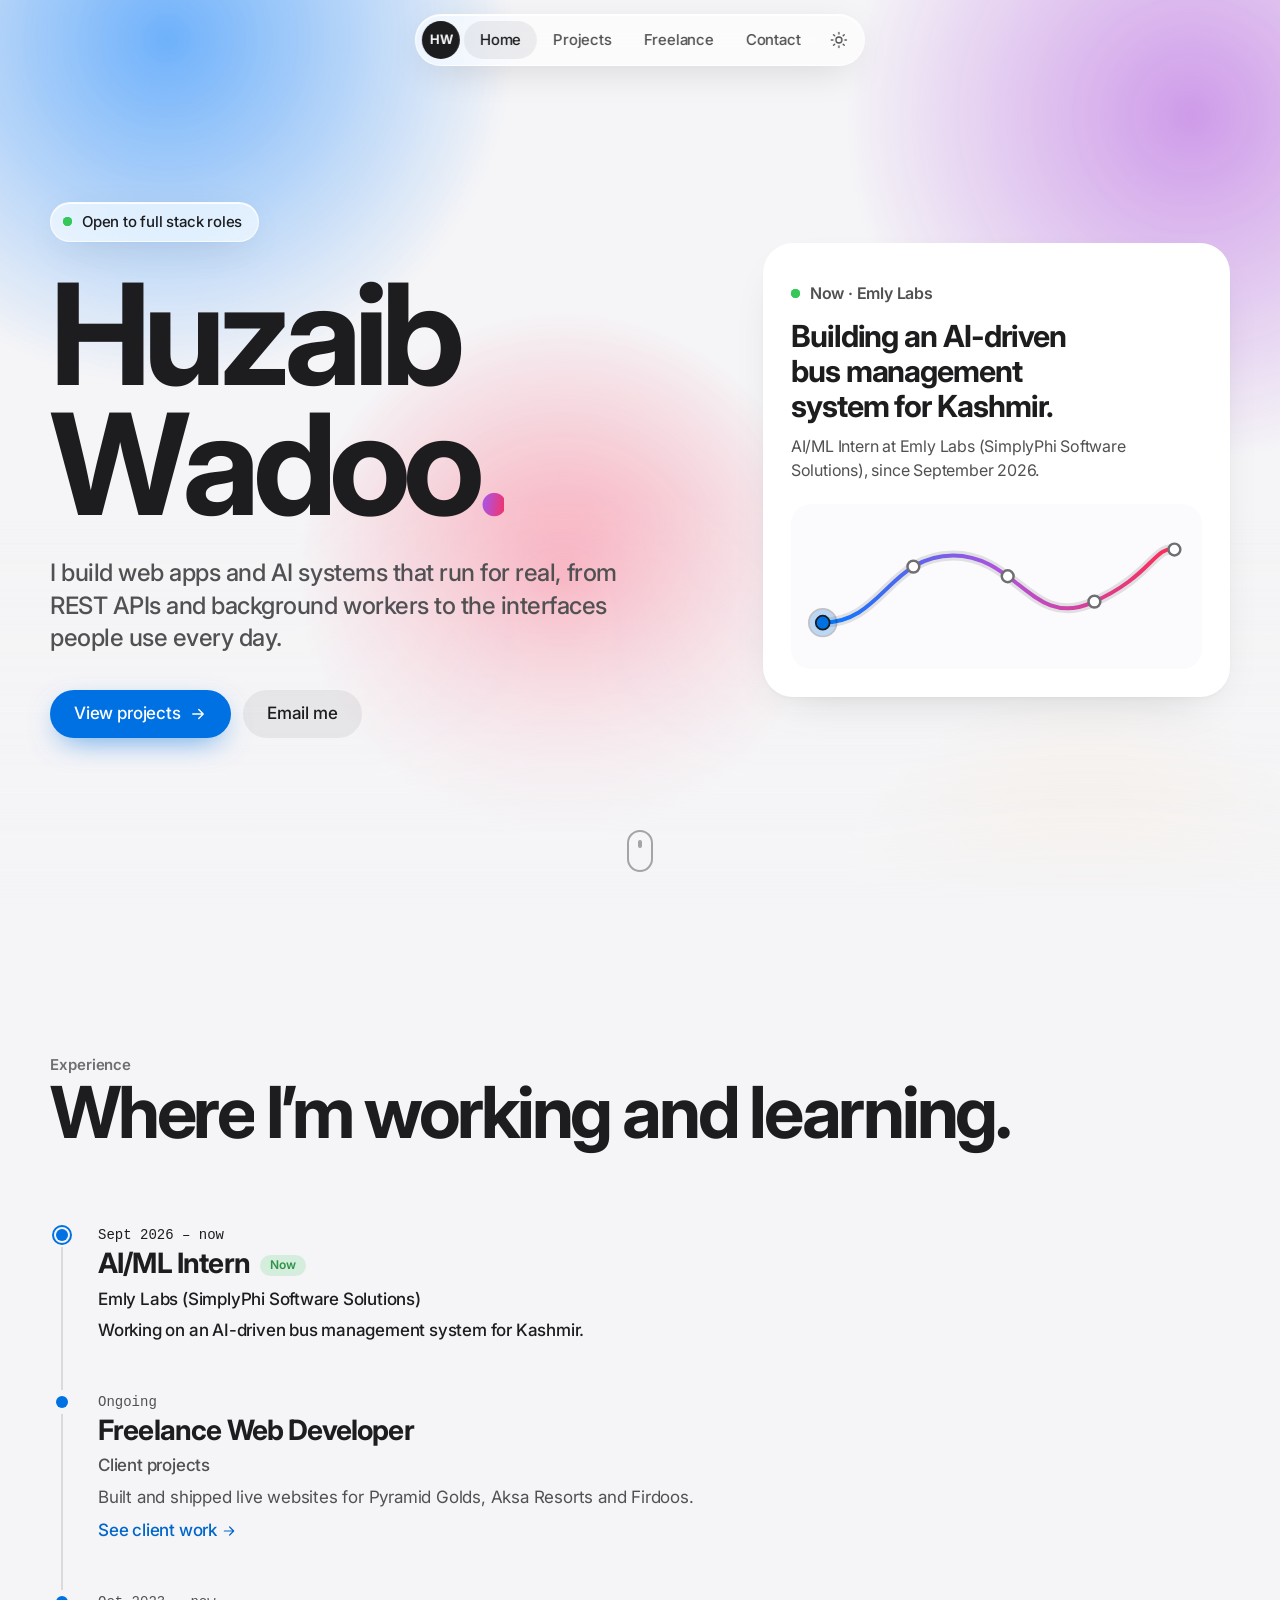
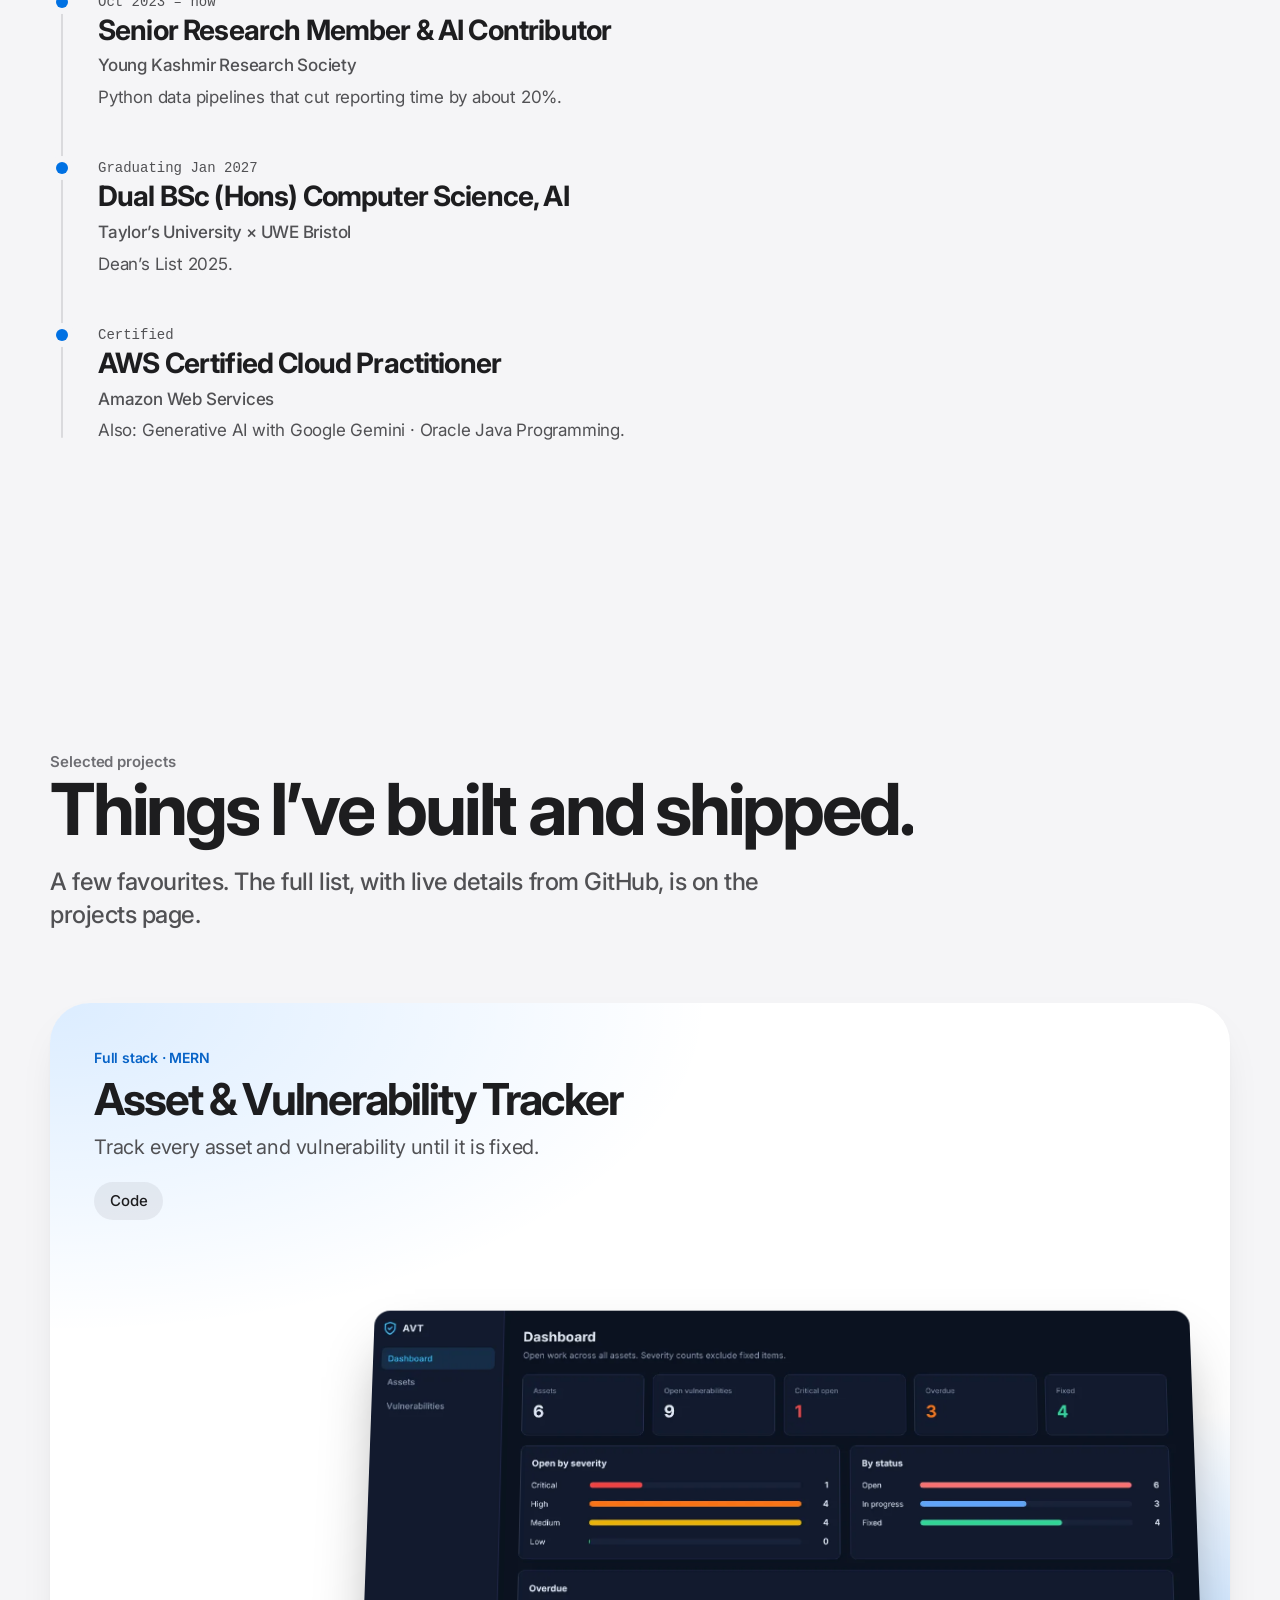
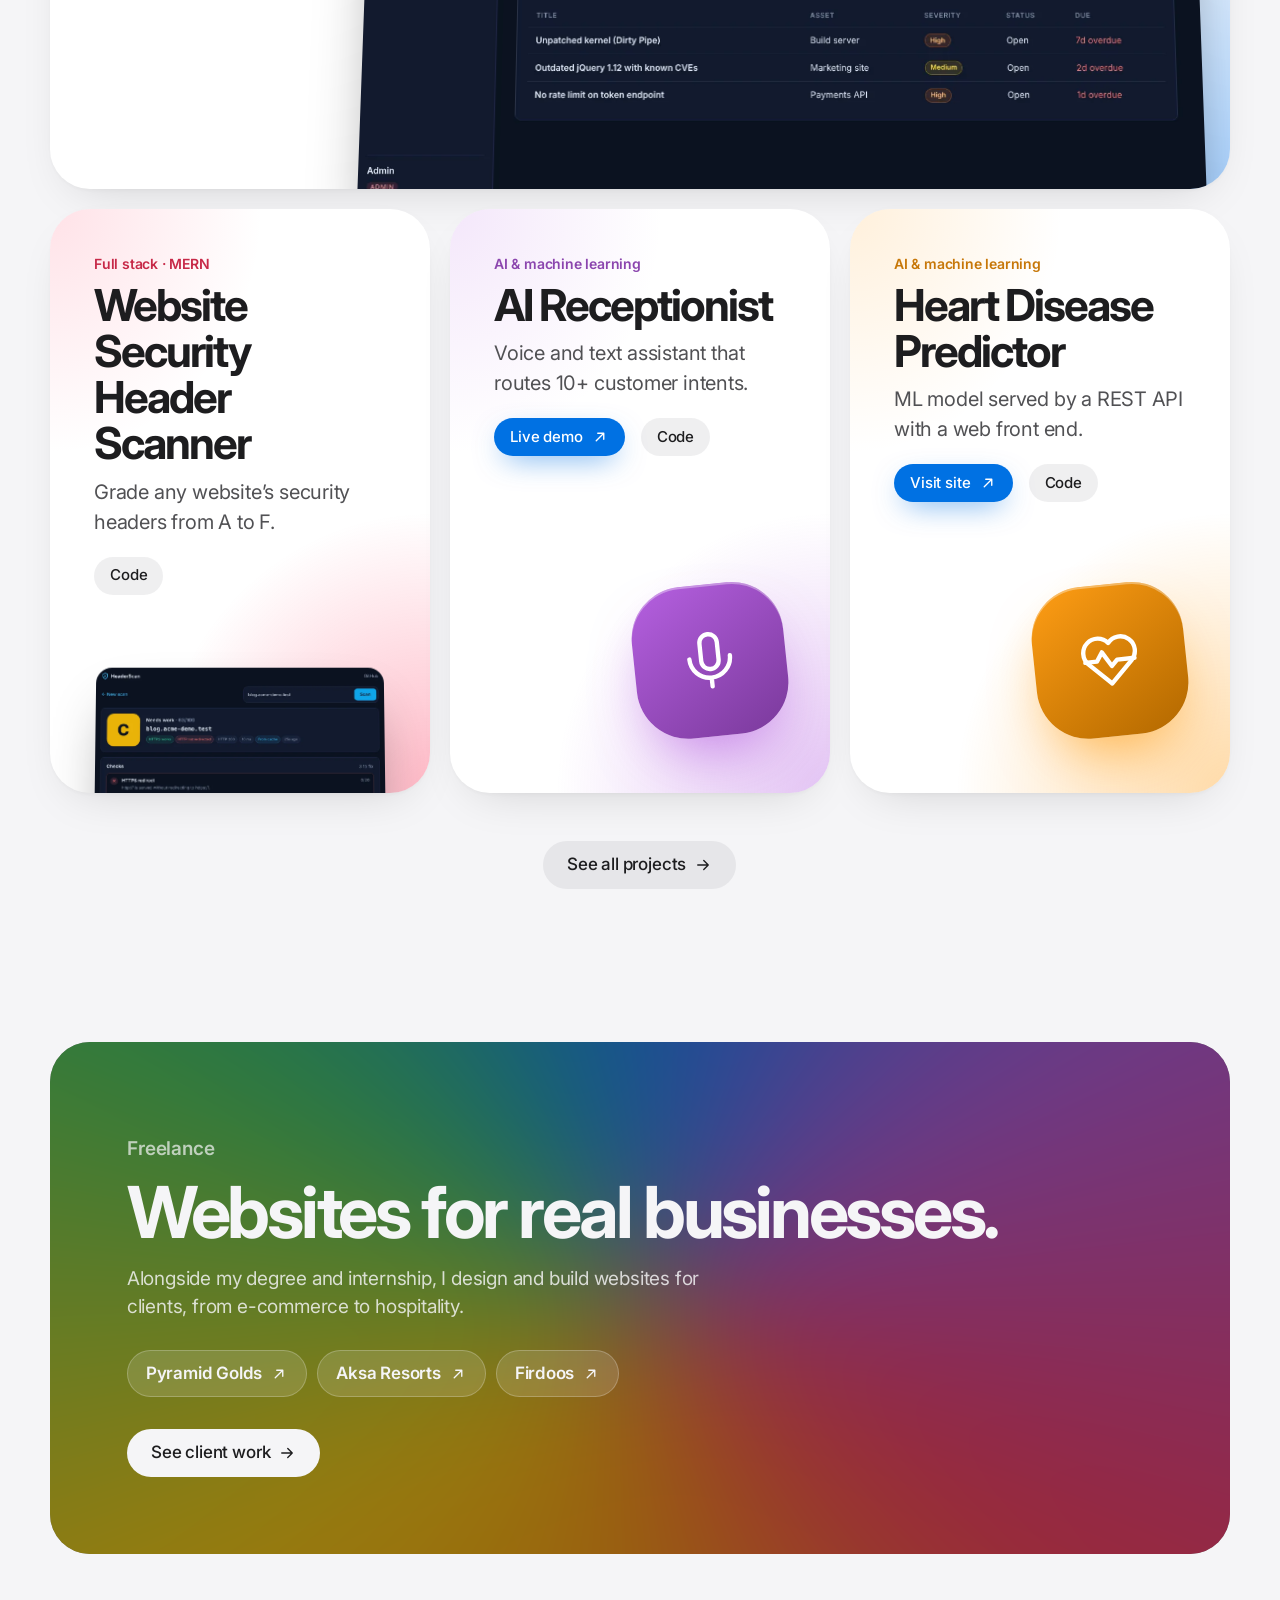
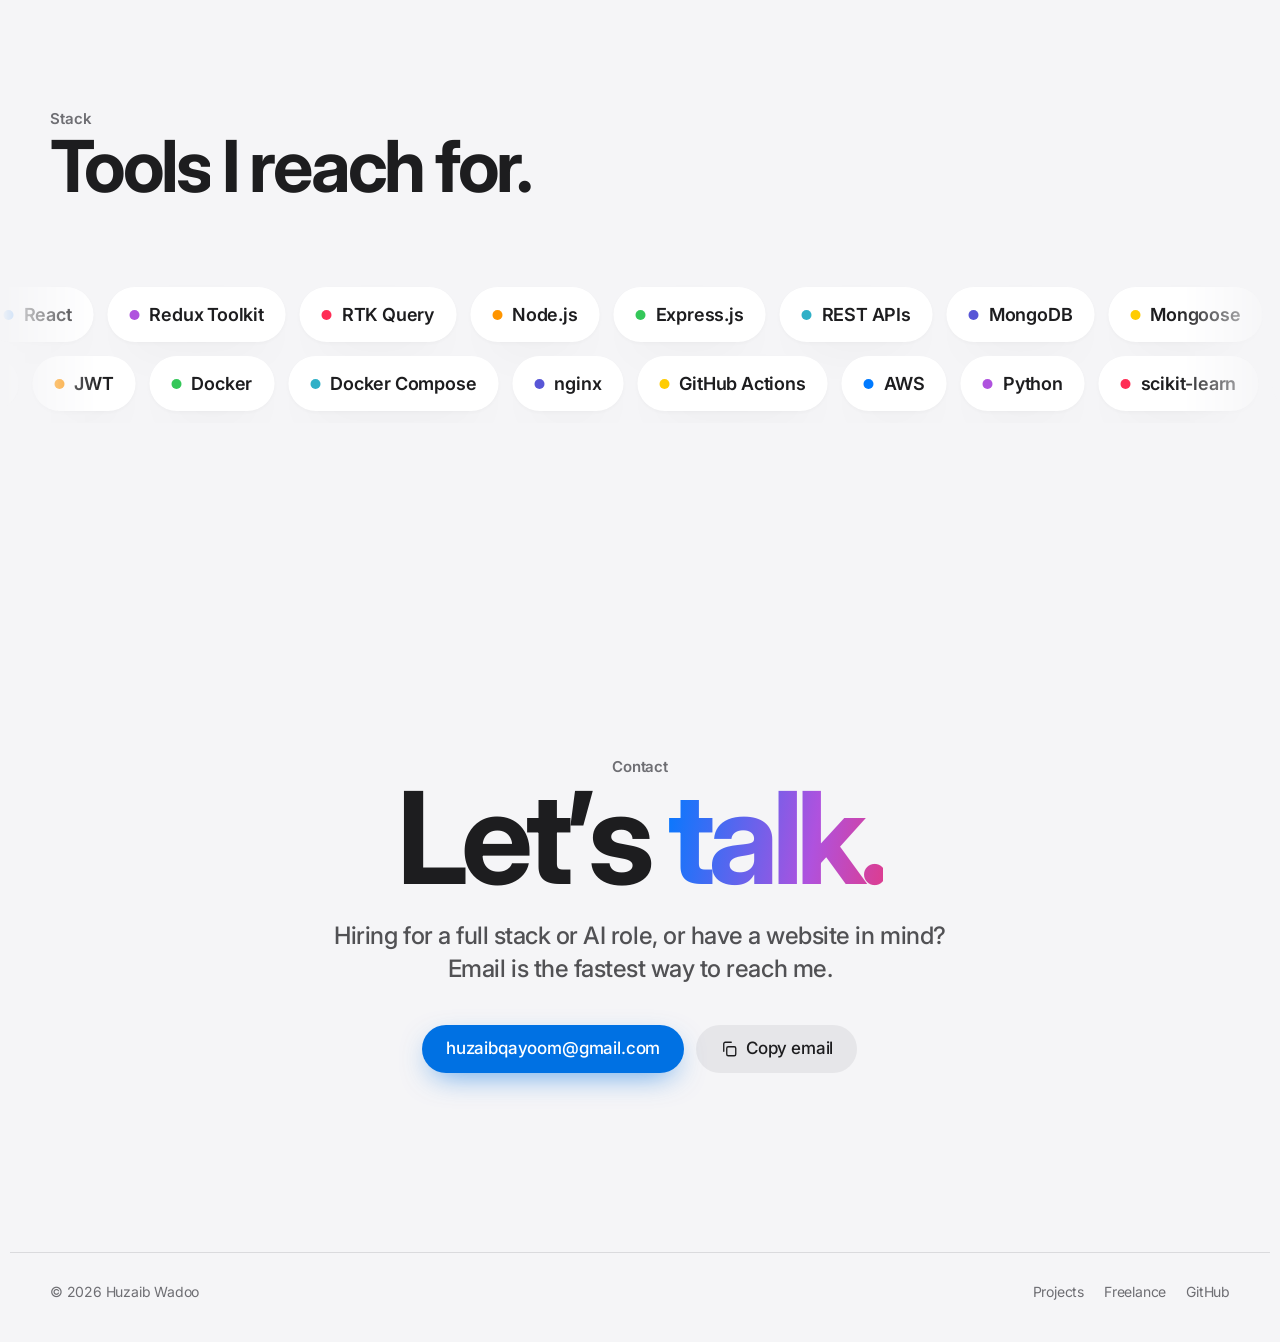
<file: site/index.html>
<!doctype html>
<html lang="en" class="no-js">
<head>
  <meta charset="utf-8" />
  <meta name="viewport" content="width=device-width, initial-scale=1, viewport-fit=cover" />
  <title>Huzaib Wadoo</title>
  <meta name="description" content="Huzaib Wadoo builds web apps and AI systems that run for real. AI/ML Intern at Emly Labs, working on an AI-driven bus management system for Kashmir." />
  <link rel="canonical" href="https://bywadoo.life/" />
  <meta name="theme-color" content="#f5f5f7" media="(prefers-color-scheme: light)" />
  <meta name="theme-color" content="#000000" media="(prefers-color-scheme: dark)" />
  <meta property="og:type" content="website" />
  <meta property="og:url" content="https://bywadoo.life/" />
  <meta property="og:title" content="Huzaib Wadoo" />
  <meta property="og:description" content="Web apps and AI systems that run for real." />
  <meta property="og:image" content="https://bywadoo.life/og.png" />
  <meta name="twitter:card" content="summary_large_image" />
  <link rel="icon" href="favicon.svg" type="image/svg+xml" />
  <link rel="preconnect" href="https://fonts.googleapis.com" />
  <link rel="preconnect" href="https://fonts.gstatic.com" crossorigin />
  <link rel="stylesheet" href="https://fonts.googleapis.com/css2?family=Inter:wght@400;500;600;700;800&display=swap" />
  <link rel="stylesheet" href="styles.css?v=__BUILD__" />
  <script>
    (function () {
      var d = document.documentElement;
      d.classList.remove('no-js'); d.classList.add('js');
      try { var t = localStorage.getItem('theme'); if (t === 'light' || t === 'dark') d.setAttribute('data-theme', t); } catch (e) {}
    })();
  </script>
  <script src="data.js?v=__BUILD__" defer></script>
  <script src="main.js?v=__BUILD__" defer></script>
</head>
<body data-page="home">
  <a class="skip" href="#main">Skip to content</a>
  <div class="aurora" aria-hidden="true"><div class="aurora__inner"><span></span><span></span><span></span><span></span></div></div>
  <div class="progress" aria-hidden="true"></div>

  <header class="nav glass" data-nav>
    <a class="nav__home" href="./" aria-label="Huzaib Wadoo, home">HW</a>
    <nav aria-label="Main">
      <div class="nav__links">
        <span class="nav__pill" aria-hidden="true"></span>
        <a href="./" aria-current="page" data-hide-sm>Home</a>
        <a href="projects.html">Projects</a>
        <a href="freelance.html">Freelance</a>
        <a href="#contact">Contact</a>
      </div>
    </nav>
    <button class="theme" type="button" data-theme-toggle aria-label="Switch colour theme">
      <svg class="theme__sun" viewBox="0 0 24 24" aria-hidden="true"><circle cx="12" cy="12" r="4"/><path d="M12 2v2M12 20v2M4.9 4.9l1.4 1.4M17.7 17.7l1.4 1.4M2 12h2M20 12h2M4.9 19.1l1.4-1.4M17.7 6.3l1.4-1.4"/></svg>
      <svg class="theme__moon" viewBox="0 0 24 24" aria-hidden="true"><path d="M20 14.5A8 8 0 0 1 9.5 4a8 8 0 1 0 10.5 10.5Z"/></svg>
    </button>
  </header>

  <main id="main">
    <!-- Hero -->
    <section class="hero wrap" aria-labelledby="hero-title">
      <div>
        <p class="status glass" data-reveal="fade"><span class="pulse" aria-hidden="true"></span>Open to full stack roles</p>
        <h1 id="hero-title" class="display split" data-split="chars">Huzaib<br />Wadoo<span class="grad">.</span></h1>
        <p class="hero__lead subhead" data-reveal style="--d: 500ms">I build web apps and AI systems that run for real, from REST APIs and background workers to the interfaces people use every day.</p>
        <div class="hero__actions" data-reveal style="--d: 650ms">
          <a class="btn btn--primary" href="projects.html" data-magnetic>
            View projects
            <svg class="arrow" viewBox="0 0 24 24" aria-hidden="true"><path d="M5 12h14M13 6l6 6-6 6"/></svg>
          </a>
          <a class="btn btn--ghost" href="mailto:huzaibqayoom@gmail.com" data-magnetic>Email me</a>
        </div>
      </div>

      <article class="now" data-reveal="scale" style="--d: 350ms" aria-labelledby="now-title">
        <p class="now__top"><span class="pulse" aria-hidden="true"></span>Now · Emly Labs</p>
        <h2 id="now-title">Building an AI-driven bus management system for Kashmir.</h2>
        <p>AI/ML Intern at Emly Labs (SimplyPhi Software Solutions), since September 2026.</p>
        <div class="route" data-route aria-hidden="true">
          <svg viewBox="0 0 400 150">
            <defs>
              <linearGradient id="routeGrad" x1="0" x2="1">
                <stop offset="0" stop-color="var(--blue)" /><stop offset="0.5" stop-color="var(--purple)" /><stop offset="1" stop-color="var(--pink)" />
              </linearGradient>
            </defs>
            <path class="route__road" d="M24 112 C 84 112, 92 44, 156 44 S 236 118, 296 92 S 360 34, 380 38" />
            <path class="route__line" pathLength="1" d="M24 112 C 84 112, 92 44, 156 44 S 236 118, 296 92 S 360 34, 380 38" />
            <g data-stops></g>
            <circle class="route__bus-glow" r="14" cx="24" cy="112" data-bus-glow />
            <circle class="route__bus" r="7" cx="24" cy="112" data-bus />
          </svg>
        </div>
      </article>
      <span class="scroll-cue" aria-hidden="true"></span>
    </section>

    <!-- Experience first -->
    <section class="section wrap" id="experience" aria-labelledby="exp-title">
      <div class="section__head">
        <div>
          <p class="eyebrow" data-reveal="fade">Experience</p>
          <h2 id="exp-title" class="headline split" data-split="words">Where I’m working and learning.</h2>
        </div>
      </div>
      <div class="timeline" data-timeline>
        <span class="timeline__track" aria-hidden="true"></span>
        <span class="timeline__fill" aria-hidden="true"></span>
        <ol class="timeline__list" data-timeline-list></ol>
      </div>
    </section>

    <!-- Selected projects -->
    <section class="section wrap" id="work" aria-labelledby="work-title">
      <div class="section__head">
        <div>
          <p class="eyebrow" data-reveal="fade">Selected projects</p>
          <h2 id="work-title" class="headline split" data-split="words">Things I’ve built and shipped.</h2>
        </div>
        <p class="subhead" data-reveal>A few favourites. The full list, with live details from GitHub, is on the projects page.</p>
      </div>
      <div class="tiles" data-featured></div>
      <div class="more-link" data-reveal>
        <a class="btn btn--ghost" href="projects.html" data-magnetic>
          See all projects
          <svg class="arrow" viewBox="0 0 24 24" aria-hidden="true"><path d="M5 12h14M13 6l6 6-6 6"/></svg>
        </a>
      </div>
    </section>

    <!-- Freelance teaser -->
    <section class="wrap" aria-labelledby="free-title">
      <div class="band" data-reveal="scale">
        <p class="eyebrow">Freelance</p>
        <h2 id="free-title" class="headline">Websites for real businesses.</h2>
        <p>Alongside my degree and internship, I design and build websites for clients, from e-commerce to hospitality.</p>
        <div class="band__clients" data-band-clients></div>
        <a class="btn btn--primary" href="freelance.html" data-magnetic>
          See client work
          <svg class="arrow" viewBox="0 0 24 24" aria-hidden="true"><path d="M5 12h14M13 6l6 6-6 6"/></svg>
        </a>
      </div>
    </section>

    <!-- Stack -->
    <section class="section" id="stack" aria-labelledby="stack-title">
      <div class="wrap section__head">
        <div>
          <p class="eyebrow" data-reveal="fade">Stack</p>
          <h2 id="stack-title" class="headline split" data-split="words">Tools I reach for.</h2>
        </div>
      </div>
      <div class="marquee" data-marquee aria-label="Technologies"></div>
    </section>

    <!-- Contact -->
    <section class="contact wrap" id="contact" aria-labelledby="contact-title">
      <p class="eyebrow" data-reveal="fade">Contact</p>
      <h2 id="contact-title" class="display split" data-split="chars">Let’s <span class="grad">talk.</span></h2>
      <p class="subhead" data-reveal>Hiring for a full stack or AI role, or have a website in mind? Email is the fastest way to reach me.</p>
      <div class="contact__actions" data-reveal>
        <a class="btn btn--primary" href="mailto:huzaibqayoom@gmail.com" data-magnetic>huzaibqayoom@gmail.com</a>
        <button class="btn btn--ghost" type="button" data-copy="huzaibqayoom@gmail.com" data-magnetic>
          <svg viewBox="0 0 24 24" aria-hidden="true"><rect x="9" y="9" width="12" height="12" rx="2"/><path d="M5 15V5a2 2 0 0 1 2-2h8"/></svg>
          <span data-copy-label>Copy email</span>
        </button>
      </div>
      <p class="sr-only" role="status" aria-live="polite" data-copy-status></p>
    </section>
  </main>

  <footer class="footer wrap">
    <p>© <span data-year>2026</span> Huzaib Wadoo</p>
    <nav aria-label="Footer">
      <a href="projects.html">Projects</a>
      <a href="freelance.html">Freelance</a>
      <a href="https://github.com/huzaib123">GitHub</a>
    </nav>
  </footer>
</body>
</html>
</file>
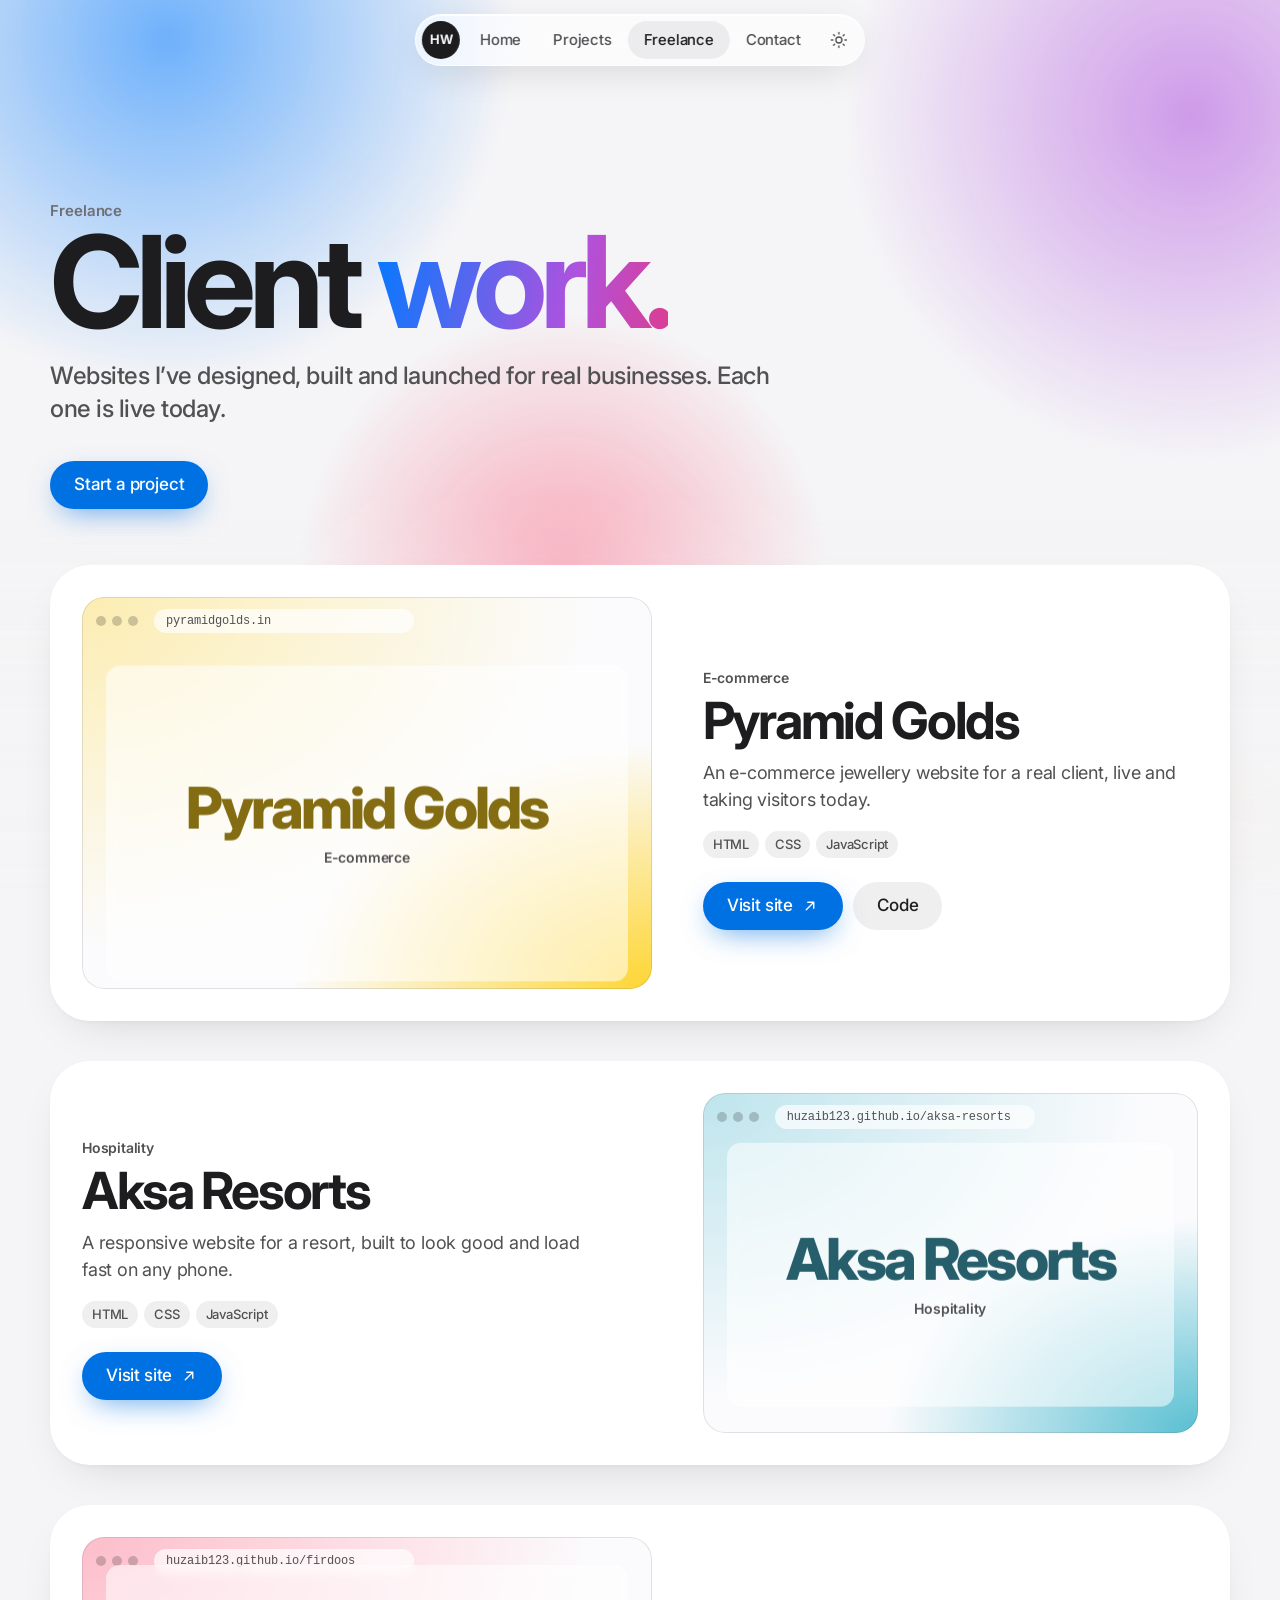
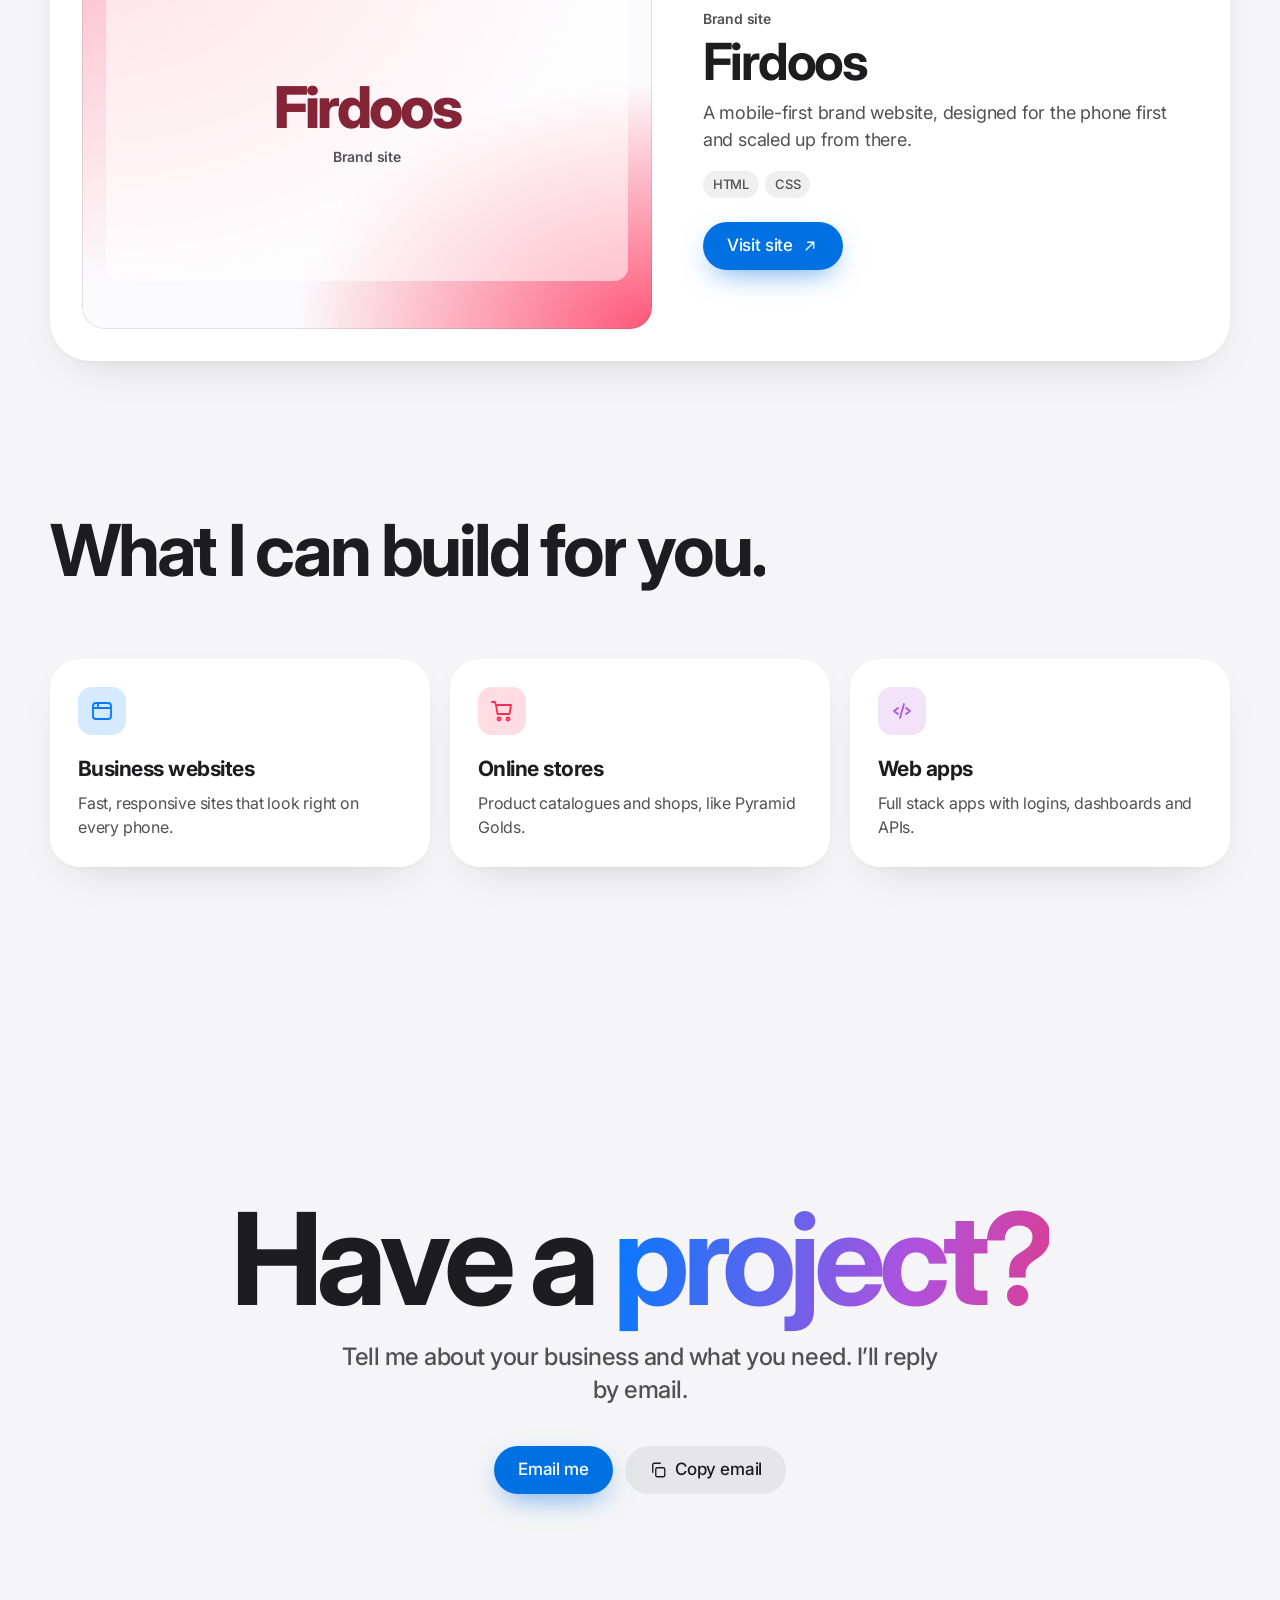
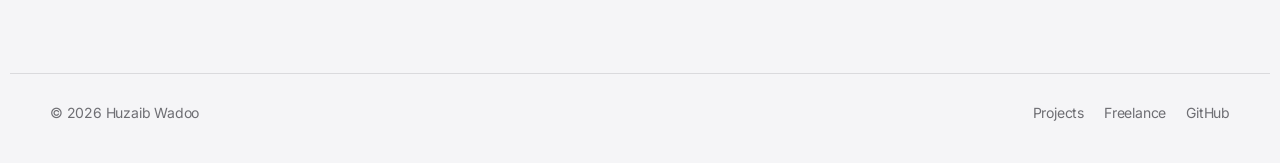
<file: site/freelance.html>
<!doctype html>
<html lang="en" class="no-js">
<head>
  <meta charset="utf-8" />
  <meta name="viewport" content="width=device-width, initial-scale=1, viewport-fit=cover" />
  <title>Freelance · Huzaib Wadoo</title>
  <meta name="description" content="Client websites built and launched by Huzaib Wadoo: Pyramid Golds, Aksa Resorts and Firdoos." />
  <link rel="canonical" href="https://bywadoo.life/freelance.html" />
  <meta name="theme-color" content="#f5f5f7" media="(prefers-color-scheme: light)" />
  <meta name="theme-color" content="#000000" media="(prefers-color-scheme: dark)" />
  <meta property="og:type" content="website" />
  <meta property="og:url" content="https://bywadoo.life/freelance.html" />
  <meta property="og:title" content="Freelance · Huzaib Wadoo" />
  <meta property="og:description" content="Web apps and AI systems that run for real." />
  <meta property="og:image" content="https://bywadoo.life/og.png" />
  <meta name="twitter:card" content="summary_large_image" />
  <link rel="icon" href="favicon.svg" type="image/svg+xml" />
  <link rel="preconnect" href="https://fonts.googleapis.com" />
  <link rel="preconnect" href="https://fonts.gstatic.com" crossorigin />
  <link rel="stylesheet" href="https://fonts.googleapis.com/css2?family=Inter:wght@400;500;600;700;800&display=swap" />
  <link rel="stylesheet" href="styles.css?v=__BUILD__" />
  <script>
    (function () {
      var d = document.documentElement;
      d.classList.remove('no-js'); d.classList.add('js');
      try { var t = localStorage.getItem('theme'); if (t === 'light' || t === 'dark') d.setAttribute('data-theme', t); } catch (e) {}
    })();
  </script>
  <script src="data.js?v=__BUILD__" defer></script>
  <script src="main.js?v=__BUILD__" defer></script>
</head>
<body data-page="freelance">
  <a class="skip" href="#main">Skip to content</a>
  <div class="aurora" aria-hidden="true"><div class="aurora__inner"><span></span><span></span><span></span><span></span></div></div>
  <div class="progress" aria-hidden="true"></div>

  <header class="nav glass" data-nav>
    <a class="nav__home" href="./" aria-label="Huzaib Wadoo, home">HW</a>
    <nav aria-label="Main">
      <div class="nav__links">
        <span class="nav__pill" aria-hidden="true"></span>
        <a href="./" data-hide-sm>Home</a>
        <a href="projects.html">Projects</a>
        <a href="freelance.html" aria-current="page">Freelance</a>
        <a href="./#contact">Contact</a>
      </div>
    </nav>
    <button class="theme" type="button" data-theme-toggle aria-label="Switch colour theme">
      <svg class="theme__sun" viewBox="0 0 24 24" aria-hidden="true"><circle cx="12" cy="12" r="4"/><path d="M12 2v2M12 20v2M4.9 4.9l1.4 1.4M17.7 17.7l1.4 1.4M2 12h2M20 12h2M4.9 19.1l1.4-1.4M17.7 6.3l1.4-1.4"/></svg>
      <svg class="theme__moon" viewBox="0 0 24 24" aria-hidden="true"><path d="M20 14.5A8 8 0 0 1 9.5 4a8 8 0 1 0 10.5 10.5Z"/></svg>
    </button>
  </header>

  <main id="main">
    <header class="page-head wrap">
      <p class="eyebrow" data-reveal="fade">Freelance</p>
      <h1 class="display split" data-split="chars">Client <span class="grad">work.</span></h1>
      <p class="subhead" data-reveal style="--d: 400ms">Websites I’ve designed, built and launched for real businesses. Each one is live today.</p>
      <div class="hero__actions" data-reveal style="--d: 550ms">
        <a class="btn btn--primary" href="mailto:huzaibqayoom@gmail.com?subject=Website%20project" data-magnetic>Start a project</a>
      </div>
    </header>

    <section class="wrap" aria-label="Client websites">
      <div class="clients" data-clients></div>
    </section>

    <section class="section wrap" aria-labelledby="offer-title">
      <div class="section__head">
        <h2 id="offer-title" class="headline split" data-split="words">What I can build for you.</h2>
      </div>
      <ul class="offer">
        <li data-reveal data-tint="blue" style="--d: 0ms">
          <span class="icon"><svg viewBox="0 0 24 24" aria-hidden="true"><rect x="3" y="4" width="18" height="16" rx="3"/><path d="M3 9h18M8 4v5"/></svg></span>
          <h3>Business websites</h3>
          <p>Fast, responsive sites that look right on every phone.</p>
        </li>
        <li data-reveal data-tint="pink" style="--d: 90ms">
          <span class="icon"><svg viewBox="0 0 24 24" aria-hidden="true"><path d="M6 6h15l-1.5 9h-12L6 6Zm0 0L5 3H2"/><circle cx="9" cy="20" r="1.5"/><circle cx="18" cy="20" r="1.5"/></svg></span>
          <h3>Online stores</h3>
          <p>Product catalogues and shops, like Pyramid Golds.</p>
        </li>
        <li data-reveal data-tint="purple" style="--d: 180ms">
          <span class="icon"><svg viewBox="0 0 24 24" aria-hidden="true"><path d="M8 9l-4 3 4 3M16 9l4 3-4 3M14 5l-4 14"/></svg></span>
          <h3>Web apps</h3>
          <p>Full stack apps with logins, dashboards and APIs.</p>
        </li>
      </ul>
    </section>

    <section class="contact wrap" id="contact" aria-labelledby="cta-title">
      <h2 id="cta-title" class="display split" data-split="chars">Have a <span class="grad">project?</span></h2>
      <p class="subhead" data-reveal>Tell me about your business and what you need. I’ll reply by email.</p>
      <div class="contact__actions" data-reveal>
        <a class="btn btn--primary" href="mailto:huzaibqayoom@gmail.com?subject=Website%20project" data-magnetic>Email me</a>
        <button class="btn btn--ghost" type="button" data-copy="huzaibqayoom@gmail.com" data-magnetic>
          <svg viewBox="0 0 24 24" aria-hidden="true"><rect x="9" y="9" width="12" height="12" rx="2"/><path d="M5 15V5a2 2 0 0 1 2-2h8"/></svg>
          <span data-copy-label>Copy email</span>
        </button>
      </div>
      <p class="sr-only" role="status" aria-live="polite" data-copy-status></p>
    </section>
  </main>

  <footer class="footer wrap">
    <p>© <span data-year>2026</span> Huzaib Wadoo</p>
    <nav aria-label="Footer">
      <a href="projects.html">Projects</a>
      <a href="freelance.html">Freelance</a>
      <a href="https://github.com/huzaib123">GitHub</a>
    </nav>
  </footer>
</body>
</html>
</file>
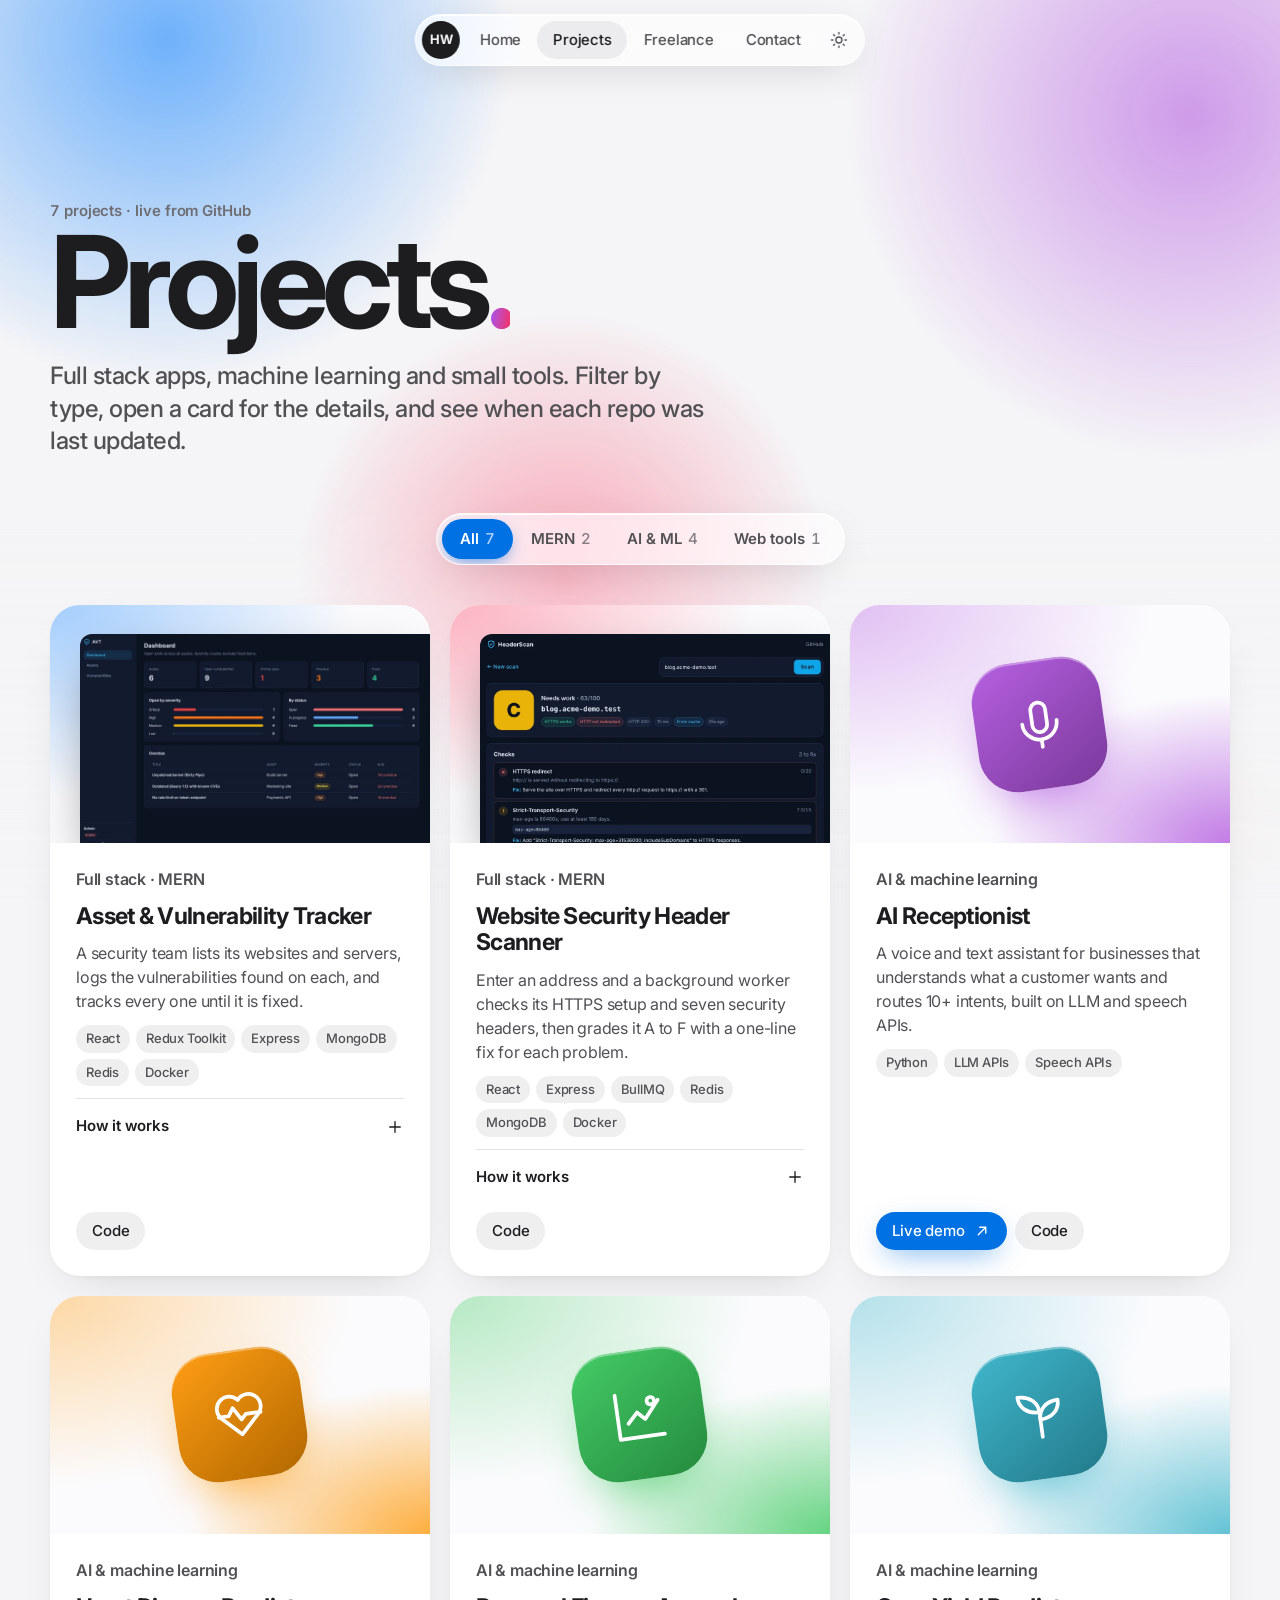
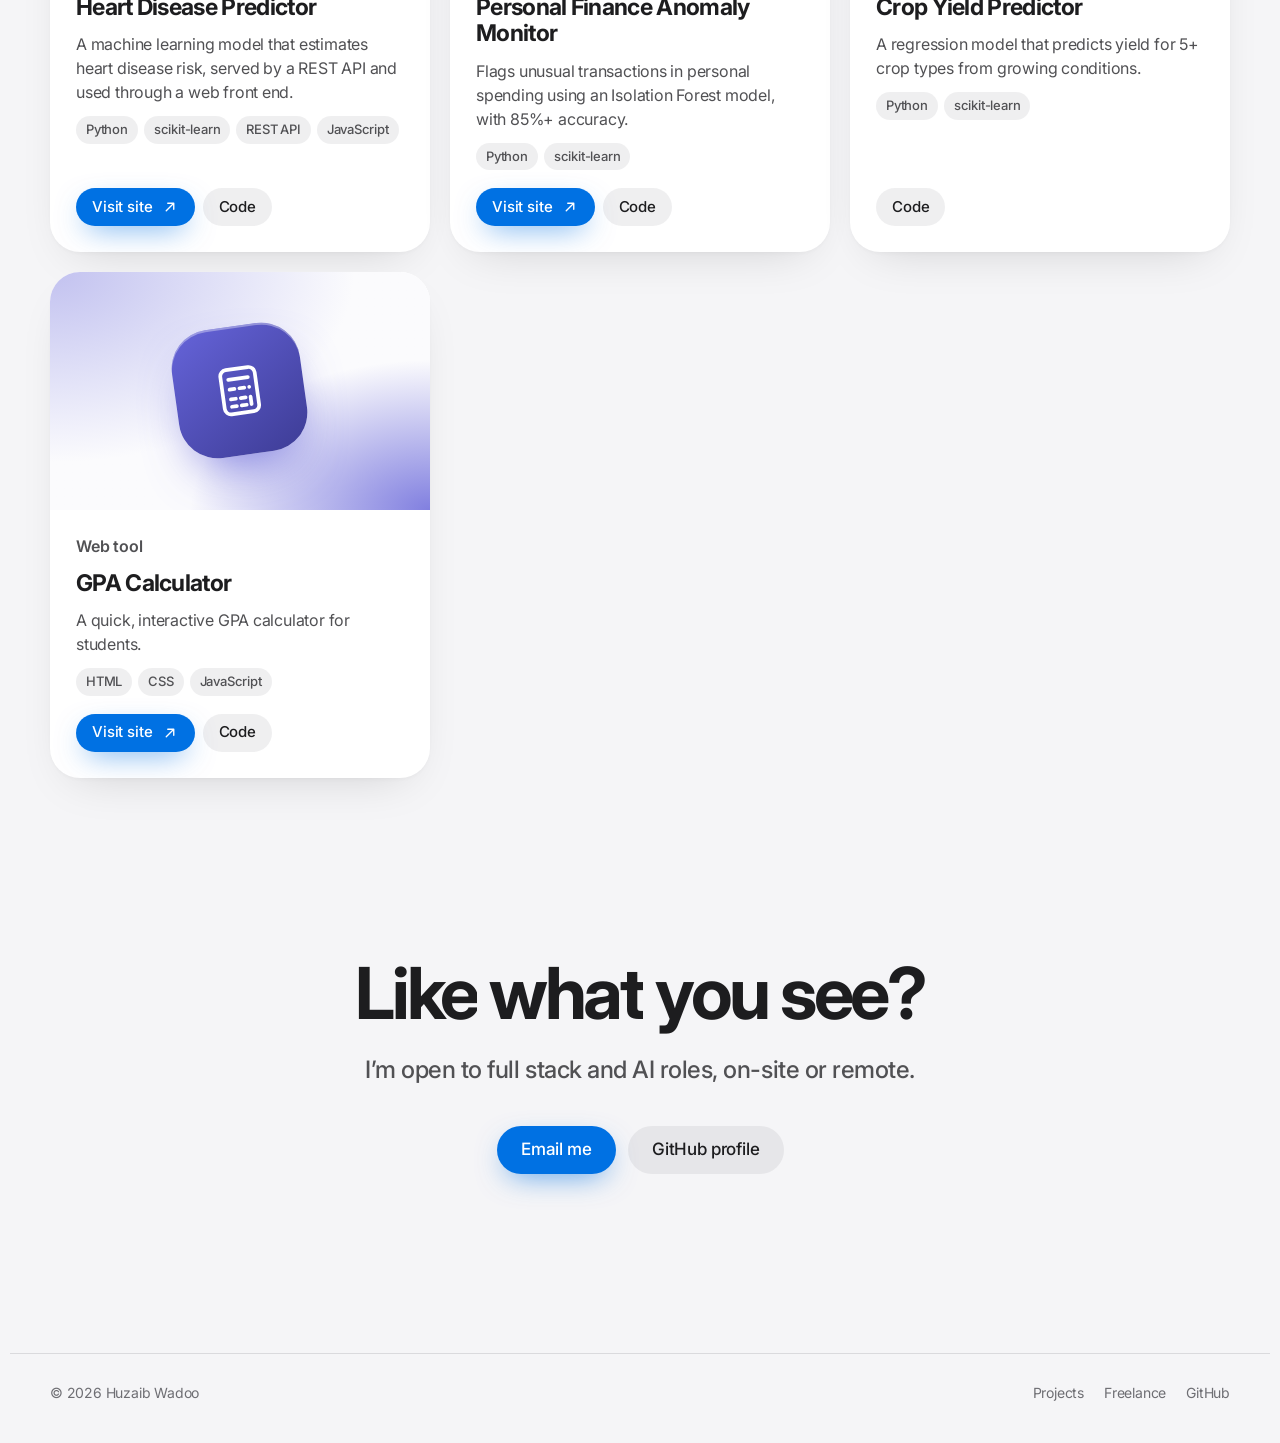
<file: site/projects.html>
<!doctype html>
<html lang="en" class="no-js">
<head>
  <meta charset="utf-8" />
  <meta name="viewport" content="width=device-width, initial-scale=1, viewport-fit=cover" />
  <title>Projects · Huzaib Wadoo</title>
  <meta name="description" content="Projects by Huzaib Wadoo: full stack MERN apps, machine learning models and web tools, with live details from GitHub." />
  <link rel="canonical" href="https://bywadoo.life/projects.html" />
  <meta name="theme-color" content="#f5f5f7" media="(prefers-color-scheme: light)" />
  <meta name="theme-color" content="#000000" media="(prefers-color-scheme: dark)" />
  <meta property="og:type" content="website" />
  <meta property="og:url" content="https://bywadoo.life/projects.html" />
  <meta property="og:title" content="Projects · Huzaib Wadoo" />
  <meta property="og:description" content="Web apps and AI systems that run for real." />
  <meta property="og:image" content="https://bywadoo.life/og.png" />
  <meta name="twitter:card" content="summary_large_image" />
  <link rel="icon" href="favicon.svg" type="image/svg+xml" />
  <link rel="preconnect" href="https://fonts.googleapis.com" />
  <link rel="preconnect" href="https://fonts.gstatic.com" crossorigin />
  <link rel="stylesheet" href="https://fonts.googleapis.com/css2?family=Inter:wght@400;500;600;700;800&display=swap" />
  <link rel="stylesheet" href="styles.css?v=__BUILD__" />
  <script>
    (function () {
      var d = document.documentElement;
      d.classList.remove('no-js'); d.classList.add('js');
      try { var t = localStorage.getItem('theme'); if (t === 'light' || t === 'dark') d.setAttribute('data-theme', t); } catch (e) {}
    })();
  </script>
  <script src="data.js?v=__BUILD__" defer></script>
  <script src="main.js?v=__BUILD__" defer></script>
</head>
<body data-page="projects">
  <a class="skip" href="#main">Skip to content</a>
  <div class="aurora" aria-hidden="true"><div class="aurora__inner"><span></span><span></span><span></span><span></span></div></div>
  <div class="progress" aria-hidden="true"></div>

  <header class="nav glass" data-nav>
    <a class="nav__home" href="./" aria-label="Huzaib Wadoo, home">HW</a>
    <nav aria-label="Main">
      <div class="nav__links">
        <span class="nav__pill" aria-hidden="true"></span>
        <a href="./" data-hide-sm>Home</a>
        <a href="projects.html" aria-current="page">Projects</a>
        <a href="freelance.html">Freelance</a>
        <a href="./#contact">Contact</a>
      </div>
    </nav>
    <button class="theme" type="button" data-theme-toggle aria-label="Switch colour theme">
      <svg class="theme__sun" viewBox="0 0 24 24" aria-hidden="true"><circle cx="12" cy="12" r="4"/><path d="M12 2v2M12 20v2M4.9 4.9l1.4 1.4M17.7 17.7l1.4 1.4M2 12h2M20 12h2M4.9 19.1l1.4-1.4M17.7 6.3l1.4-1.4"/></svg>
      <svg class="theme__moon" viewBox="0 0 24 24" aria-hidden="true"><path d="M20 14.5A8 8 0 0 1 9.5 4a8 8 0 1 0 10.5 10.5Z"/></svg>
    </button>
  </header>

  <main id="main">
    <header class="page-head wrap">
      <p class="eyebrow" data-reveal="fade"><span class="count" data-count-total>0</span> projects · live from GitHub</p>
      <h1 class="display split" data-split="chars">Projects<span class="grad">.</span></h1>
      <p class="subhead" data-reveal style="--d: 400ms">Full stack apps, machine learning and small tools. Filter by type, open a card for the details, and see when each repo was last updated.</p>
    </header>

    <section class="wrap" aria-label="All projects">
      <div class="filters">
        <div class="seg glass" role="group" aria-label="Filter projects" data-filters>
          <span class="seg__thumb" aria-hidden="true"></span>
        </div>
      </div>
      <p class="sr-only" role="status" aria-live="polite" data-filter-status></p>
      <div class="grid" data-grid></div>
      <noscript><p class="empty">This list needs JavaScript. You can browse every project on <a class="link" href="https://github.com/huzaib123?tab=repositories">GitHub</a>.</p></noscript>
    </section>

    <section class="contact wrap" aria-labelledby="cta-title">
      <h2 id="cta-title" class="headline split" data-split="words">Like what you see?</h2>
      <p class="subhead" data-reveal>I’m open to full stack and AI roles, on-site or remote.</p>
      <div class="contact__actions" data-reveal>
        <a class="btn btn--primary" href="mailto:huzaibqayoom@gmail.com" data-magnetic>Email me</a>
        <a class="btn btn--ghost" href="https://github.com/huzaib123" data-magnetic>GitHub profile</a>
      </div>
    </section>
  </main>

  <footer class="footer wrap">
    <p>© <span data-year>2026</span> Huzaib Wadoo</p>
    <nav aria-label="Footer">
      <a href="projects.html">Projects</a>
      <a href="freelance.html">Freelance</a>
      <a href="https://github.com/huzaib123">GitHub</a>
    </nav>
  </footer>
</body>
</html>
</file>
<file: site/styles.css>
/* ==========================================================================
   bywadoo.life — Huzaib Wadoo
   Apple-inspired: system colours, SF type, Liquid Glass on the floating
   controls only, colourful content underneath, motion everywhere it helps.
   ========================================================================== */

/* ---------- Tokens ---------- */
:root {
  --font: 'SF Pro Display', 'SF Pro Text', -apple-system, BlinkMacSystemFont, 'Inter', 'Segoe UI', Roboto, sans-serif;
  --mono: 'SF Mono', ui-monospace, 'JetBrains Mono', Menlo, Consolas, monospace;

  --ease-out: cubic-bezier(0.16, 1, 0.3, 1);
  --ease-spring: cubic-bezier(0.34, 1.4, 0.64, 1);
  --ease-standard: cubic-bezier(0.2, 0, 0, 1);
  --t-micro: 180ms;
  --t-component: 320ms;
  --t-reveal: 1000ms;

  --wrap: 1180px;
  --gutter: clamp(16px, 4.5vw, 40px);
  --radius-sm: 12px;
  --radius-md: 20px;
  --radius-lg: 30px;
  --radius-xl: 40px;

  /* Light appearance (system colours, light variants) */
  color-scheme: light;
  --bg: #f5f5f7;
  --surface: #ffffff;
  --surface-2: #fbfbfd;
  --fill: rgba(120, 120, 128, 0.12);
  --label: #1d1d1f;
  --label-2: #515154;
  --label-3: #6e6e73;
  --separator: rgba(60, 60, 67, 0.14);
  --accent: #0071e3;
  --accent-text: #0066cc;
  --on-accent: #ffffff;

  --blue: #007aff; --purple: #af52de; --pink: #ff2d55; --orange: #ff9500;
  --green: #34c759; --teal: #30b0c7; --indigo: #5856d6; --yellow: #ffcc00;

  --glass-fill: rgba(255, 255, 255, 0.62);
  --glass-border: rgba(255, 255, 255, 0.7);
  --glass-highlight: rgba(255, 255, 255, 0.9);
  --glass-shadow: 0 10px 40px -12px rgba(0, 0, 0, 0.18);
  --card-shadow: 0 2px 4px rgba(0, 0, 0, 0.03), 0 18px 50px -24px rgba(0, 0, 0, 0.18);
  --aurora-opacity: 0.55;
}

@media (prefers-color-scheme: dark) {
  :root:not([data-theme='light']) {
    color-scheme: dark;
    --bg: #000000;
    --surface: #1c1c1e;
    --surface-2: #2c2c2e;
    --fill: rgba(120, 120, 128, 0.24);
    --label: #f5f5f7;
    --label-2: #c7c7cc;
    --label-3: #98989d;
    --separator: rgba(84, 84, 88, 0.55);
    --accent: #0a84ff;
    --accent-text: #2997ff;
    --blue: #0a84ff; --purple: #bf5af2; --pink: #ff375f; --orange: #ff9f0a;
    --green: #30d158; --teal: #40c8e0; --indigo: #5e5ce6; --yellow: #ffd60a;
    --glass-fill: rgba(28, 28, 30, 0.58);
    --glass-border: rgba(255, 255, 255, 0.12);
    --glass-highlight: rgba(255, 255, 255, 0.16);
    --glass-shadow: 0 10px 40px -10px rgba(0, 0, 0, 0.7);
    --card-shadow: 0 0 0 1px rgba(255, 255, 255, 0.06), 0 24px 60px -30px rgba(0, 0, 0, 0.9);
    --aurora-opacity: 0.42;
  }
}
:root[data-theme='dark'] {
  color-scheme: dark;
  --bg: #000000;
  --surface: #1c1c1e;
  --surface-2: #2c2c2e;
  --fill: rgba(120, 120, 128, 0.24);
  --label: #f5f5f7;
  --label-2: #c7c7cc;
  --label-3: #98989d;
  --separator: rgba(84, 84, 88, 0.55);
  --accent: #0a84ff;
  --accent-text: #2997ff;
  --blue: #0a84ff; --purple: #bf5af2; --pink: #ff375f; --orange: #ff9f0a;
  --green: #30d158; --teal: #40c8e0; --indigo: #5e5ce6; --yellow: #ffd60a;
  --glass-fill: rgba(28, 28, 30, 0.58);
  --glass-border: rgba(255, 255, 255, 0.12);
  --glass-highlight: rgba(255, 255, 255, 0.16);
  --glass-shadow: 0 10px 40px -10px rgba(0, 0, 0, 0.7);
  --card-shadow: 0 0 0 1px rgba(255, 255, 255, 0.06), 0 24px 60px -30px rgba(0, 0, 0, 0.9);
  --aurora-opacity: 0.42;
}

/* Tint helper: any element with data-tint picks its system colour. */
[data-tint='blue'] { --tint: var(--blue); }
[data-tint='purple'] { --tint: var(--purple); }
[data-tint='pink'] { --tint: var(--pink); }
[data-tint='orange'] { --tint: var(--orange); }
[data-tint='green'] { --tint: var(--green); }
[data-tint='teal'] { --tint: var(--teal); }
[data-tint='indigo'] { --tint: var(--indigo); }
[data-tint='yellow'] { --tint: var(--yellow); }

/* ---------- Base ---------- */
*, *::before, *::after { box-sizing: border-box; }
html { -webkit-text-size-adjust: 100%; scroll-padding-top: 96px; }
body {
  margin: 0;
  min-height: 100vh;
  background: var(--bg);
  color: var(--label);
  font-family: var(--font);
  font-size: 17px;
  line-height: 1.5;
  letter-spacing: -0.012em;
  -webkit-font-smoothing: antialiased;
  overflow-x: hidden;
}
h1, h2, h3, p, ul, ol, dl, dd, figure { margin: 0; }
ul, ol { padding: 0; list-style: none; }
img { display: block; max-width: 100%; height: auto; }
a { color: inherit; text-decoration: none; }
button { font: inherit; color: inherit; }
svg { width: 18px; height: 18px; fill: none; stroke: currentColor; stroke-width: 1.8; stroke-linecap: round; stroke-linejoin: round; flex: none; }
svg.fill { fill: currentColor; stroke: none; }
::selection { background: var(--accent); color: var(--on-accent); }
:focus-visible { outline: 3px solid color-mix(in srgb, var(--accent) 70%, transparent); outline-offset: 3px; border-radius: 10px; }

.wrap { width: 100%; max-width: calc(var(--wrap) + var(--gutter) * 2); margin-inline: auto; padding-inline: var(--gutter); }
.sr-only { position: absolute; width: 1px; height: 1px; padding: 0; margin: -1px; overflow: hidden; clip: rect(0 0 0 0); white-space: nowrap; border: 0; }
.skip { position: fixed; left: 16px; top: -100px; z-index: 200; background: var(--accent); color: var(--on-accent); padding: 10px 16px; border-radius: 999px; font-weight: 600; }
.skip:focus { top: 16px; }

/* ---------- Page transitions (cross-document View Transitions) ---------- */
@view-transition { navigation: auto; }
.nav { view-transition-name: site-nav; }
::view-transition-old(root) { animation: vt-out 260ms var(--ease-standard) both; }
::view-transition-new(root) { animation: vt-in 520ms var(--ease-out) both; }
@keyframes vt-out { to { opacity: 0; transform: scale(0.985); } }
@keyframes vt-in { from { opacity: 0; transform: translateY(18px); } }

/* ---------- Aurora: colourful content layer the glass picks up ---------- */
.aurora { position: fixed; inset: 0; z-index: -1; overflow: hidden; pointer-events: none; opacity: var(--aurora-opacity); }
.aurora span {
  position: absolute; width: 62vmax; height: 62vmax; border-radius: 50%;
  background: radial-gradient(circle at center, var(--c) 0%, transparent 62%);
  will-change: transform;
}
.aurora span:nth-child(1) { --c: var(--blue); top: -28vmax; left: -18vmax; animation: drift-a 26s ease-in-out infinite alternate; }
.aurora span:nth-child(2) { --c: var(--purple); top: -22vmax; right: -24vmax; animation: drift-b 30s ease-in-out infinite alternate; }
.aurora span:nth-child(3) { --c: var(--pink); top: 30vh; left: 20vw; width: 48vmax; height: 48vmax; animation: drift-c 34s ease-in-out infinite alternate; opacity: 0.7; }
.aurora span:nth-child(4) { --c: var(--orange); bottom: -30vmax; right: -10vmax; width: 50vmax; height: 50vmax; animation: drift-a 38s ease-in-out infinite alternate-reverse; opacity: 0.6; }
.aurora__inner { position: absolute; inset: 0; transition: transform 1.2s var(--ease-out); }
@keyframes drift-a { to { transform: translate3d(12vw, 8vh, 0) scale(1.15); } }
@keyframes drift-b { to { transform: translate3d(-14vw, 12vh, 0) scale(0.9); } }
@keyframes drift-c { to { transform: translate3d(-10vw, -8vh, 0) scale(1.2); } }
.aurora::after {
  /* Fades the colour out further down the page so long sections stay calm. */
  content: ''; position: absolute; inset: 0;
  background: linear-gradient(to bottom, transparent 0%, transparent 55%, var(--bg) 100%);
}

/* ---------- Liquid Glass (functional layer only) ---------- */
.glass {
  background: var(--glass-fill);
  -webkit-backdrop-filter: blur(28px) saturate(1.6);
  backdrop-filter: blur(28px) saturate(1.6);
  border: 1px solid var(--glass-border);
  box-shadow: inset 0 1px 0 var(--glass-highlight), var(--glass-shadow);
}
@media (prefers-reduced-transparency: reduce) {
  .glass { background: var(--surface); -webkit-backdrop-filter: none; backdrop-filter: none; }
}
@media (prefers-contrast: more) {
  .glass { background: var(--surface); border-color: var(--label-3); }
}

/* ---------- Scroll progress ---------- */
.progress {
  position: fixed; top: 0; left: 0; right: 0; height: 3px; z-index: 120; pointer-events: none;
  background: linear-gradient(90deg, var(--blue), var(--purple), var(--pink), var(--orange));
  transform-origin: 0 50%; transform: scaleX(var(--p, 0));
}

/* ---------- Navigation: floating glass pill ---------- */
.nav {
  position: fixed; top: 14px; left: 50%; z-index: 100;
  transform: translateX(-50%);
  display: flex; align-items: center; gap: 4px;
  padding: 6px; border-radius: 999px;
  width: max-content; max-width: calc(100vw - 24px);
  transition: transform var(--t-component) var(--ease-out), box-shadow var(--t-component) var(--ease-out);
}
.nav[data-hidden] { transform: translate(-50%, -140%); }
.nav__home {
  display: inline-grid; place-items: center; width: 38px; height: 38px; border-radius: 50%;
  background: var(--label); color: var(--bg); font-weight: 700; font-size: 13px; letter-spacing: 0;
  transition: transform var(--t-micro) var(--ease-out);
}
.nav__home:hover { transform: scale(1.06); }
.nav__links { position: relative; display: flex; align-items: center; }
.nav__links a {
  position: relative; z-index: 1; display: inline-flex; align-items: center; height: 38px; padding: 0 16px;
  border-radius: 999px; font-size: 15px; font-weight: 500; color: var(--label-2);
  transition: color var(--t-micro) var(--ease-out);
}
.nav__links a:hover, .nav__links a[aria-current='page'] { color: var(--label); }
.nav__pill {
  position: absolute; z-index: 0; top: 0; left: 0; height: 38px; border-radius: 999px;
  background: var(--fill); opacity: 0;
  transition: transform 420ms var(--ease-spring), width 420ms var(--ease-spring), opacity var(--t-micro) var(--ease-out);
}
.theme {
  display: inline-grid; place-items: center; width: 38px; height: 38px; border: 0; border-radius: 50%;
  background: transparent; color: var(--label-2); cursor: pointer;
  transition: background-color var(--t-micro) var(--ease-out), color var(--t-micro) var(--ease-out), transform var(--t-micro) var(--ease-out);
}
.theme:hover { background: var(--fill); color: var(--label); }
.theme:active { transform: scale(0.9); }
.theme svg { transition: transform 600ms var(--ease-spring); }
.theme:hover svg { transform: rotate(40deg); }
.theme__sun { display: none; }
:root[data-theme='light'] .theme__sun { display: block; }
:root[data-theme='light'] .theme__moon { display: none; }
@media (prefers-color-scheme: light) {
  :root:not([data-theme='dark']) .theme__sun { display: block; }
  :root:not([data-theme='dark']) .theme__moon { display: none; }
}

/* ---------- Buttons ---------- */
.btn {
  position: relative; display: inline-flex; align-items: center; justify-content: center; gap: 8px;
  min-height: 48px; padding: 0 24px; border-radius: 999px; border: 0; cursor: pointer;
  font-size: 17px; font-weight: 500; letter-spacing: -0.01em; white-space: nowrap;
  transition: transform var(--t-micro) var(--ease-out), background-color var(--t-micro) var(--ease-out), color var(--t-micro) var(--ease-out), box-shadow var(--t-component) var(--ease-out);
}
.btn:active { transform: scale(0.97); }
.btn--primary { background: var(--accent); color: var(--on-accent); box-shadow: 0 10px 30px -10px color-mix(in srgb, var(--accent) 70%, transparent); }
.btn--primary:hover { background: color-mix(in srgb, var(--accent) 88%, #fff); box-shadow: 0 14px 36px -10px color-mix(in srgb, var(--accent) 80%, transparent); }
.btn--ghost { background: var(--fill); color: var(--label); }
.btn--ghost:hover { background: color-mix(in srgb, var(--label) 14%, transparent); }
.btn--sm { min-height: 38px; padding: 0 16px; font-size: 15px; }
.btn svg { transition: transform var(--t-micro) var(--ease-out); }
.btn:hover svg.arrow { transform: translateX(3px); }
.btn[data-magnetic] { will-change: transform; }
.link { display: inline-flex; align-items: center; gap: 4px; color: var(--accent-text); font-weight: 500; }
.link svg { width: 16px; height: 16px; transition: transform var(--t-micro) var(--ease-out); }
.link:hover svg { transform: translateX(3px); }

/* ---------- Typography helpers ---------- */
.display {
  font-size: clamp(3.4rem, 11vw, 9.5rem); line-height: 0.92; font-weight: 700; letter-spacing: -0.055em;
}
.headline { font-size: clamp(2.2rem, 5.6vw, 4.5rem); line-height: 1.02; font-weight: 700; letter-spacing: -0.045em; text-wrap: balance; }
.subhead { font-size: clamp(1.15rem, 2vw, 1.5rem); line-height: 1.35; font-weight: 500; letter-spacing: -0.02em; color: var(--label-2); text-wrap: pretty; }
.grad {
  background: linear-gradient(100deg, var(--blue), var(--purple) 35%, var(--pink) 65%, var(--orange));
  background-size: 200% 100%;
  -webkit-background-clip: text; background-clip: text; color: transparent;
  animation: grad-shift 8s ease-in-out infinite alternate;
}
@keyframes grad-shift { to { background-position: 100% 0; } }
.eyebrow { font-size: 15px; font-weight: 600; color: var(--label-3); letter-spacing: -0.005em; }

/* ---------- Sections ---------- */
.section { padding-block: clamp(80px, 12vw, 160px); }
.section__head { display: flex; flex-wrap: wrap; align-items: end; justify-content: space-between; gap: 20px 40px; margin-bottom: clamp(40px, 6vw, 72px); }
.section__head .subhead { max-width: 30em; }

/* ---------- Hero ---------- */
.hero {
  position: relative; min-height: 100svh;
  display: grid; grid-template-columns: minmax(0, 1.25fr) minmax(0, 0.9fr); align-items: center; gap: clamp(32px, 5vw, 72px);
  padding-top: 120px; padding-bottom: 80px;
}
.status {
  display: inline-flex; align-items: center; gap: 10px; padding: 8px 16px 8px 12px; border-radius: 999px;
  font-size: 15px; font-weight: 500; color: var(--label);
}
.pulse { position: relative; width: 9px; height: 9px; border-radius: 50%; background: var(--green); flex: none; }
.pulse::after { content: ''; position: absolute; inset: 0; border-radius: 50%; background: var(--green); animation: pulse 2s var(--ease-out) infinite; }
@keyframes pulse { from { transform: scale(1); opacity: 0.7; } to { transform: scale(3); opacity: 0; } }
.hero h1 { margin-top: 28px; }
.hero__lead { margin-top: 28px; max-width: 26em; }
.hero__actions { display: flex; flex-wrap: wrap; gap: 12px; margin-top: 36px; }

/* "Now" card with the animated bus route */
.now {
  position: relative; padding: 28px; border-radius: var(--radius-lg);
  background: var(--surface); box-shadow: var(--card-shadow); overflow: hidden;
}
.now__top { display: flex; align-items: center; gap: 10px; font-size: 14px; font-weight: 600; color: var(--label-3); }
.now h2 { margin-top: 14px; font-size: clamp(1.4rem, 2.4vw, 1.9rem); line-height: 1.15; font-weight: 700; letter-spacing: -0.035em; text-wrap: balance; }
.now p { margin-top: 10px; color: var(--label-2); font-size: 16px; }
.route { margin-top: 22px; border-radius: var(--radius-md); background: var(--surface-2); padding: 8px; }
.route svg { width: 100%; height: auto; display: block; overflow: visible; }
.route__road { stroke: var(--separator); stroke-width: 10; }
.route__line { stroke: url(#routeGrad); stroke-width: 4; stroke-dasharray: 1; stroke-dashoffset: 1; }
.route.is-in .route__line { animation: draw 2.4s var(--ease-out) 0.3s forwards; }
@keyframes draw { to { stroke-dashoffset: 0; } }
.route__stop { fill: var(--surface); stroke: var(--label-3); stroke-width: 2.5; }
.route__stop.is-hit { stroke: var(--accent); fill: var(--accent); transition: fill 300ms, stroke 300ms; }
.route__bus { fill: var(--accent); }
.route__bus-glow { fill: var(--accent); opacity: 0.25; }
.route__label { font: 600 11px var(--font); fill: var(--label-3); letter-spacing: 0; }

.scroll-cue {
  position: absolute; left: 50%; bottom: 28px; transform: translateX(-50%);
  width: 26px; height: 42px; border-radius: 999px; border: 2px solid var(--label-3); opacity: 0.6;
}
.scroll-cue::after { content: ''; position: absolute; left: 50%; top: 8px; width: 4px; height: 8px; margin-left: -2px; border-radius: 2px; background: var(--label-3); animation: cue 1.8s var(--ease-out) infinite; }
@keyframes cue { 0% { transform: translateY(0); opacity: 1; } 70% { transform: translateY(14px); opacity: 0; } 100% { opacity: 0; } }

/* ---------- Experience timeline ---------- */
.timeline { position: relative; padding-left: 48px; max-width: 880px; }
.timeline__list { display: grid; gap: clamp(28px, 4vw, 44px); }
.timeline__track, .timeline__fill { position: absolute; left: 11px; top: 6px; bottom: 6px; width: 2px; border-radius: 2px; }
.timeline__track { background: var(--separator); }
.timeline__fill { background: linear-gradient(var(--blue), var(--purple), var(--pink)); transform-origin: top; transform: scaleY(var(--fill, 0)); }
.exp { position: relative; }
.exp__dot { position: absolute; left: -48px; top: 2px; width: 24px; height: 24px; border-radius: 50%; display: grid; place-items: center; background: var(--bg); }
.exp__dot::before { content: ''; width: 10px; height: 10px; border-radius: 50%; background: var(--label-3); transition: background-color 400ms, transform 400ms var(--ease-spring); }
.exp.is-in .exp__dot::before { background: var(--accent); transform: scale(1.2); }
.exp--current .exp__dot::after { content: ''; position: absolute; inset: 2px; border-radius: 50%; border: 2px solid var(--accent); animation: pulse 2s var(--ease-out) infinite; }
.exp__when { font: 500 14px var(--mono); color: var(--label-3); letter-spacing: 0; }
.exp h3 { margin-top: 4px; font-size: clamp(1.3rem, 2.6vw, 1.75rem); line-height: 1.2; font-weight: 700; letter-spacing: -0.03em; }
.exp__org { color: var(--label-2); font-weight: 500; font-size: 17px; }
.exp p { margin-top: 6px; color: var(--label-2); max-width: 40em; }
.exp--current p { color: var(--label); font-weight: 500; }
.exp .link { margin-top: 8px; }
.badge-now { display: inline-flex; align-items: center; gap: 6px; margin-left: 10px; vertical-align: 4px; padding: 3px 10px; border-radius: 999px; background: color-mix(in srgb, var(--green) 16%, transparent); color: color-mix(in srgb, var(--green) 70%, var(--label)); font-size: 12px; font-weight: 600; letter-spacing: 0; }

/* ---------- Project tiles (home) ---------- */
.tiles { display: grid; grid-template-columns: repeat(6, minmax(0, 1fr)); gap: 20px; }
.tile { grid-column: span 3; }
.tiles:has(> .tile:nth-child(4):last-child) .tile:not(:first-child) { grid-column: span 2; }
.tile {
  position: relative; display: flex; flex-direction: column; min-height: 520px; overflow: hidden; isolation: isolate;
  padding: clamp(28px, 3.5vw, 44px); border-radius: var(--radius-xl);
  background: var(--surface); box-shadow: var(--card-shadow);
  transition: transform 600ms var(--ease-out), box-shadow 600ms var(--ease-out);
}
.tiles .tile:nth-child(1) { grid-column: 1 / -1; min-height: 600px; }
.tile::before {
  /* Tinted wash in the project's colour. */
  content: ''; position: absolute; inset: 0; z-index: -2;
  background:
    radial-gradient(120% 80% at 100% 100%, color-mix(in srgb, var(--tint) 34%, transparent), transparent 60%),
    radial-gradient(80% 60% at 0% 0%, color-mix(in srgb, var(--tint) 14%, transparent), transparent 70%);
}
.tile::after {
  /* Pointer spotlight. */
  content: ''; position: absolute; inset: 0; z-index: -1; opacity: 0; transition: opacity 400ms;
  background: radial-gradient(420px circle at var(--mx, 50%) var(--my, 50%), color-mix(in srgb, var(--tint) 22%, transparent), transparent 60%);
}
.tile:hover::after { opacity: 1; }
.tile:hover { transform: translateY(-6px); }
.tile__kind { font-size: 14px; font-weight: 600; color: color-mix(in srgb, var(--tint) 75%, var(--label)); }
.tile h3 { margin-top: 8px; font-size: clamp(1.75rem, 3.6vw, 2.75rem); line-height: 1.05; font-weight: 700; letter-spacing: -0.045em; max-width: 14em; text-wrap: balance; }
.tile__tagline { margin-top: 10px; font-size: clamp(1.05rem, 1.6vw, 1.25rem); color: var(--label-2); max-width: 26em; }
.tile__foot { display: flex; flex-wrap: wrap; align-items: center; gap: 10px 16px; margin-top: 20px; margin-bottom: 40px; position: relative; z-index: 2; }
.tile__media {
  position: relative; margin-top: auto; padding-top: 36px; perspective: 1200px;
}
.tile__media img {
  width: 100%; border-radius: 16px; box-shadow: 0 30px 60px -20px rgba(0, 0, 0, 0.45);
  transform: translateY(calc(var(--py, 0) * 1px)) rotateX(6deg); transform-origin: bottom center;
  transition: transform 800ms var(--ease-out);
}
.tile:nth-child(1) .tile__media { width: 78%; margin-left: auto; margin-right: -2%; margin-bottom: calc(clamp(28px, 3.5vw, 44px) * -1 - 40px); }
.tile:not(:nth-child(1)) .tile__media { margin-bottom: calc(clamp(28px, 3.5vw, 44px) * -1 - 60px); }
.tile:hover .tile__media img { transform: translateY(calc(var(--py, 0) * 1px - 10px)) rotateX(0deg); }
.tile__glyph {
  position: relative; margin-top: auto; align-self: flex-end; width: min(52%, 220px); aspect-ratio: 1;
  display: grid; place-items: center; border-radius: 34%;
  background: linear-gradient(145deg, color-mix(in srgb, var(--tint) 92%, #fff), color-mix(in srgb, var(--tint) 70%, #000));
  color: #fff; box-shadow: 0 30px 60px -20px color-mix(in srgb, var(--tint) 70%, transparent), inset 0 2px 0 rgba(255, 255, 255, 0.35);
  transform: translateY(calc(var(--py, 0) * 1px)) rotate(-6deg);
  transition: transform 800ms var(--ease-spring);
}
.tile:hover .tile__glyph { transform: translateY(calc(var(--py, 0) * 1px - 8px)) rotate(0deg) scale(1.04); }
.tile__glyph svg { width: 46%; height: 46%; stroke-width: 1.5; }
.tile__overlay { position: absolute; inset: 0; z-index: 1; border-radius: inherit; }

.meta { display: inline-flex; flex-wrap: wrap; align-items: center; gap: 6px 14px; font-size: 14px; color: var(--label-3); min-height: 20px; }
.meta span { display: inline-flex; align-items: center; gap: 6px; }
.meta .dot { width: 9px; height: 9px; border-radius: 50%; background: var(--c, var(--label-3)); }
.meta svg { width: 14px; height: 14px; }
.meta.is-loading::before { content: ''; width: 120px; height: 10px; border-radius: 5px; background: linear-gradient(90deg, var(--fill), color-mix(in srgb, var(--fill) 40%, transparent), var(--fill)); background-size: 200% 100%; animation: shimmer 1.2s linear infinite; }
@keyframes shimmer { to { background-position: -200% 0; } }

.more-link { display: flex; justify-content: center; margin-top: 48px; }

/* ---------- Freelance band (home) ---------- */
.band {
  position: relative; overflow: hidden; border-radius: var(--radius-xl); padding: clamp(36px, 6vw, 80px);
  background: var(--label); color: var(--bg);
}
.band::before {
  content: ''; position: absolute; inset: -40%; z-index: 0; opacity: 0.55;
  background: conic-gradient(from 0deg at 50% 50%, var(--blue), var(--purple), var(--pink), var(--orange), var(--yellow), var(--green), var(--blue));
  filter: blur(80px); animation: spin 22s linear infinite;
}
@keyframes spin { to { transform: rotate(1turn); } }
.band > * { position: relative; z-index: 1; }
.band .eyebrow { color: color-mix(in srgb, var(--bg) 70%, transparent); }
.band h2 { margin-top: 12px; max-width: 14em; }
.band p { margin-top: 16px; max-width: 32em; font-size: 19px; color: color-mix(in srgb, var(--bg) 82%, transparent); }
.band__clients { display: flex; flex-wrap: wrap; gap: 10px; margin-top: 28px; }
.band__clients a {
  display: inline-flex; align-items: center; gap: 8px; padding: 10px 18px; border-radius: 999px;
  background: color-mix(in srgb, var(--bg) 14%, transparent); border: 1px solid color-mix(in srgb, var(--bg) 24%, transparent);
  font-weight: 600; transition: background-color var(--t-micro), transform var(--t-micro) var(--ease-out);
}
.band__clients a:hover { background: color-mix(in srgb, var(--bg) 24%, transparent); transform: translateY(-2px); }
.band .btn--primary { margin-top: 32px; background: var(--bg); color: var(--label); box-shadow: none; }

/* ---------- Stack marquee ---------- */
.marquee { display: grid; gap: 14px; overflow: hidden; padding-block: 12px;
  -webkit-mask-image: linear-gradient(90deg, transparent, #000 8%, #000 92%, transparent);
  mask-image: linear-gradient(90deg, transparent, #000 8%, #000 92%, transparent); }
.marquee__row { display: flex; gap: 14px; width: max-content; will-change: transform; }
.chip {
  display: inline-flex; align-items: center; gap: 10px; padding: 14px 22px; border-radius: 999px;
  background: var(--surface); box-shadow: var(--card-shadow); font-size: 18px; font-weight: 600; white-space: nowrap;
}
.chip i { width: 10px; height: 10px; border-radius: 50%; background: var(--tint); }

/* ---------- Contact ---------- */
.contact { text-align: center; padding-block: clamp(100px, 14vw, 180px); }
.contact .display { font-size: clamp(3.2rem, 10vw, 8rem); }
.contact .subhead { margin: 24px auto 0; max-width: 28em; }
.contact__actions { display: flex; flex-wrap: wrap; justify-content: center; gap: 12px; margin-top: 40px; }
[data-copy][data-copied] { background: color-mix(in srgb, var(--green) 20%, transparent); color: color-mix(in srgb, var(--green) 65%, var(--label)); }

/* ---------- Footer ---------- */
.footer { display: flex; flex-wrap: wrap; justify-content: space-between; gap: 8px 24px; padding-block: 28px 40px; border-top: 1px solid var(--separator); color: var(--label-3); font-size: 14px; }
.footer nav { display: flex; flex-wrap: wrap; gap: 20px; }
.footer a:hover { color: var(--label); }

/* ---------- Page header (projects / freelance) ---------- */
.page-head { padding-top: clamp(140px, 18vw, 200px); padding-bottom: clamp(32px, 5vw, 56px); }
.page-head .display { font-size: clamp(3.2rem, 10vw, 8.5rem); }
.page-head .subhead { margin-top: 20px; max-width: 30em; }
.count { font-variant-numeric: tabular-nums; }

/* ---------- Segmented filter (glass, sticky) ---------- */
.filters { position: sticky; top: 76px; z-index: 50; display: flex; justify-content: center; margin-bottom: 40px; pointer-events: none; }
.seg { position: relative; display: inline-flex; padding: 5px; border-radius: 999px; pointer-events: auto; max-width: 100%; overflow-x: auto; scrollbar-width: none; }
.seg::-webkit-scrollbar { display: none; }
.seg button {
  position: relative; z-index: 1; height: 40px; padding: 0 18px; border: 0; border-radius: 999px; background: none; cursor: pointer;
  font-size: 15px; font-weight: 600; color: var(--label-2); white-space: nowrap; transition: color var(--t-component) var(--ease-out);
}
.seg button[aria-pressed='true'] { color: var(--on-accent); }
.seg button span { margin-left: 6px; font-weight: 500; opacity: 0.7; font-variant-numeric: tabular-nums; }
.seg__thumb {
  position: absolute; z-index: 0; top: 5px; left: 0; height: 40px; border-radius: 999px; background: var(--accent);
  box-shadow: 0 6px 18px -6px color-mix(in srgb, var(--accent) 80%, transparent);
  transition: transform 520ms var(--ease-spring), width 520ms var(--ease-spring);
}

/* ---------- Project cards (projects page) ---------- */
.grid { display: grid; grid-template-columns: repeat(auto-fill, minmax(min(100%, 340px), 1fr)); gap: 20px; }
.card {
  position: relative; display: flex; flex-direction: column; overflow: hidden; border-radius: var(--radius-lg);
  background: var(--surface); box-shadow: var(--card-shadow);
  transform-style: preserve-3d; transform: perspective(1000px) rotateX(var(--rx, 0deg)) rotateY(var(--ry, 0deg));
  transition: transform 500ms var(--ease-out), box-shadow 500ms var(--ease-out), opacity 400ms var(--ease-out);
}
.card.is-tilting { transition: transform 120ms linear, box-shadow 500ms var(--ease-out); }
.card[hidden] { display: none; }
.card--wide { grid-column: span 2; }
.card__cover {
  position: relative; aspect-ratio: 16 / 10; overflow: hidden;
  background:
    radial-gradient(90% 90% at 100% 100%, color-mix(in srgb, var(--tint) 75%, transparent), transparent 70%),
    radial-gradient(80% 80% at 0% 0%, color-mix(in srgb, var(--tint) 35%, var(--surface-2)), var(--surface-2));
}
.card__cover img { position: absolute; left: 8%; top: 12%; width: 92%; border-radius: 12px 0 0 0; box-shadow: 0 20px 50px -16px rgba(0, 0, 0, 0.5); transition: transform 800ms var(--ease-out); }
.card:hover .card__cover img { transform: translate(-10px, -8px) scale(1.02); }
.card__cover .glyph {
  position: absolute; left: 50%; top: 50%; width: 34%; margin: -17% 0 0 -17%; aspect-ratio: 1; display: grid; place-items: center; border-radius: 30%;
  background: linear-gradient(145deg, color-mix(in srgb, var(--tint) 92%, #fff), color-mix(in srgb, var(--tint) 70%, #000)); color: #fff;
  box-shadow: 0 24px 50px -18px color-mix(in srgb, var(--tint) 80%, transparent), inset 0 2px 0 rgba(255, 255, 255, 0.35);
  transform: rotate(-8deg); transition: transform 700ms var(--ease-spring);
}
.card:hover .card__cover .glyph { transform: rotate(0deg) scale(1.06); }
.card__cover .glyph svg { width: 46%; height: 46%; stroke-width: 1.5; }
.card__cover .bigname { position: absolute; left: 8%; top: 12%; right: 46%; font-size: clamp(1.4rem, 2.4vw, 1.9rem); font-weight: 800; letter-spacing: -0.045em; line-height: 1; color: color-mix(in srgb, var(--tint) 50%, var(--label)); opacity: 0.9; }
.card__shine { position: absolute; inset: 0; pointer-events: none; opacity: 0; transition: opacity 300ms; background: radial-gradient(500px circle at var(--mx, 50%) var(--my, 50%), rgba(255, 255, 255, 0.18), transparent 50%); }
.card:hover .card__shine { opacity: 1; }
.card__body { display: flex; flex-direction: column; gap: 12px; padding: 24px 26px 26px; flex: 1; }
.card__kind { font-size: 13px; font-weight: 600; color: color-mix(in srgb, var(--tint) 75%, var(--label)); }
.card h3 { font-size: 23px; line-height: 1.15; font-weight: 700; letter-spacing: -0.03em; }
.card p { color: var(--label-2); font-size: 16px; }
.tags { display: flex; flex-wrap: wrap; gap: 6px; }
.tags li { padding: 4px 10px; border-radius: 999px; background: var(--fill); font-size: 13px; font-weight: 500; color: var(--label-2); }
.card__links { display: flex; flex-wrap: wrap; gap: 8px; margin-top: auto; padding-top: 6px; }

/* Expandable details on cards */
.details { border-top: 1px solid var(--separator); padding-top: 10px; }
.details summary { display: flex; align-items: center; justify-content: space-between; cursor: pointer; list-style: none; font-weight: 600; font-size: 15px; padding: 6px 0; }
.details summary::-webkit-details-marker { display: none; }
.details summary svg { transition: transform 400ms var(--ease-spring); }
.details[open] summary svg { transform: rotate(45deg); }
.details__body { overflow: hidden; }
.details ul { display: grid; gap: 8px; padding: 6px 0 4px; font-size: 15px; color: var(--label-2); }
.details li { position: relative; padding-left: 18px; }
.details li::before { content: ''; position: absolute; left: 2px; top: 0.6em; width: 7px; height: 7px; border-radius: 50%; background: var(--tint); }
.stats { display: flex; flex-wrap: wrap; gap: 8px 28px; margin-top: 12px; }
.stats div { display: flex; flex-direction: column; }
.stats dd { order: -1; font-size: 30px; font-weight: 700; letter-spacing: -0.04em; line-height: 1.1; font-variant-numeric: tabular-nums; }
.stats dt { font-size: 13px; color: var(--label-3); }

.empty { text-align: center; padding: 60px 20px; color: var(--label-3); }

/* ---------- Freelance showcase ---------- */
.clients { display: grid; gap: clamp(24px, 4vw, 40px); }
.client {
  display: grid; grid-template-columns: minmax(0, 1.15fr) minmax(0, 1fr); align-items: center; gap: clamp(24px, 4vw, 56px);
  padding: clamp(20px, 3vw, 32px); border-radius: var(--radius-xl); background: var(--surface); box-shadow: var(--card-shadow);
}
.client:nth-child(even) .browser { order: 2; }
.browser {
  position: relative; border-radius: 22px; overflow: hidden; aspect-ratio: 16 / 11;
  background:
    radial-gradient(90% 90% at 100% 100%, color-mix(in srgb, var(--tint) 80%, transparent), transparent 70%),
    radial-gradient(90% 90% at 0% 0%, color-mix(in srgb, var(--tint) 30%, var(--surface-2)), var(--surface-2));
  box-shadow: inset 0 0 0 1px var(--separator);
}
.browser__bar { position: absolute; left: 0; right: 0; top: 0; display: flex; align-items: center; gap: 6px; padding: 12px 14px; }
.browser__bar i { width: 10px; height: 10px; border-radius: 50%; background: color-mix(in srgb, var(--label) 22%, transparent); }
.browser__bar span { margin-left: 10px; flex: 1; max-width: 260px; padding: 5px 12px; border-radius: 999px; background: color-mix(in srgb, var(--surface) 70%, transparent); font: 500 12px var(--mono); color: var(--label-2); white-space: nowrap; overflow: hidden; text-overflow: ellipsis; }
.browser__mark {
  position: absolute; inset: 52px 24px 24px; display: grid; place-content: center; text-align: center;
  border-radius: 14px; background: color-mix(in srgb, var(--surface) 55%, transparent);
  -webkit-backdrop-filter: blur(6px); backdrop-filter: blur(6px);
}
.browser__mark strong { font-size: clamp(2rem, 5vw, 3.6rem); font-weight: 800; letter-spacing: -0.05em; line-height: 1; color: color-mix(in srgb, var(--tint) 45%, var(--label)); }
.browser__mark span { margin-top: 10px; font-size: 14px; font-weight: 600; color: var(--label-2); }
.browser__mark { transform: translateY(calc(var(--py, 0) * 1px)); transition: transform 800ms var(--ease-out); }
.client__body .card__kind { font-size: 14px; }
.client h2 { margin-top: 6px; font-size: clamp(2rem, 4.4vw, 3.2rem); line-height: 1.02; font-weight: 700; letter-spacing: -0.045em; }
.client p { margin-top: 12px; font-size: 18px; color: var(--label-2); max-width: 28em; }
.client .tags { margin-top: 18px; }
.client .meta { margin-top: 14px; }
.client__links { display: flex; flex-wrap: wrap; gap: 10px; margin-top: 24px; }

.offer { display: grid; grid-template-columns: repeat(3, minmax(0, 1fr)); gap: 20px; }
.offer li { padding: 28px; border-radius: var(--radius-lg); background: var(--surface); box-shadow: var(--card-shadow); }
.offer .icon { display: grid; place-items: center; width: 48px; height: 48px; border-radius: 14px; background: color-mix(in srgb, var(--tint) 16%, transparent); color: var(--tint); }
.offer .icon svg { width: 24px; height: 24px; }
.offer h3 { margin-top: 18px; font-size: 21px; font-weight: 700; letter-spacing: -0.025em; }
.offer p { margin-top: 6px; color: var(--label-2); font-size: 16px; }

/* ---------- Reveal system ---------- */
.js [data-reveal] { opacity: 0; transform: translateY(40px); transition: opacity var(--t-reveal) var(--ease-out), transform var(--t-reveal) var(--ease-out); transition-delay: var(--d, 0ms); }
.js [data-reveal='scale'] { transform: translateY(30px) scale(0.94); }
.js [data-reveal='left'] { transform: translateX(-40px); }
.js [data-reveal='fade'] { transform: none; }
.js [data-reveal].is-in { opacity: 1; transform: none; }

/* Split text: each word slides up from behind a mask. */
.split .w { display: inline-block; overflow: hidden; vertical-align: top; padding-bottom: 0.08em; margin-bottom: -0.08em; }
.split .w > span { display: inline-block; transform: translateY(105%); transition: transform 1100ms var(--ease-out); transition-delay: calc(var(--i) * 55ms + var(--d, 0ms)); }
.split.is-in .w > span { transform: none; }
.split .c { display: inline-block; opacity: 0; transform: translateY(0.4em) rotate(6deg); filter: blur(8px); transition: opacity 900ms var(--ease-out), transform 900ms var(--ease-out), filter 900ms var(--ease-out); transition-delay: calc(var(--i) * 38ms + var(--d, 0ms)); }
.split.is-in .c { opacity: 1; transform: none; filter: none; }
.no-js .split .w > span, .no-js .split .c { transform: none; opacity: 1; filter: none; }

/* ---------- Reduced motion ---------- */
@media (prefers-reduced-motion: reduce) {
  *, *::before, *::after { animation-duration: 1ms !important; animation-iteration-count: 1 !important; transition-duration: 1ms !important; transition-delay: 0ms !important; }
  .aurora span, .band::before, .grad { animation: none !important; }
  .js [data-reveal] { opacity: 1; transform: none; }
  .split .w > span, .split .c { transform: none !important; opacity: 1 !important; filter: none !important; }
  @view-transition { navigation: none; }
}

/* ---------- Responsive ---------- */
@media (max-width: 980px) {
  .hero { grid-template-columns: minmax(0, 1fr); min-height: 0; padding-top: 130px; }
  .scroll-cue { display: none; }
  .tiles { grid-template-columns: minmax(0, 1fr); }
  .tiles .tile, .tiles .tile:nth-child(1), .tiles:has(> .tile:nth-child(4):last-child) .tile:not(:first-child) { grid-column: auto; }
  .tile:nth-child(1) .tile__media { width: 100%; margin-right: 0; }
  .tile, .tile:nth-child(1) { min-height: 0; }
  .card--wide { grid-column: auto; }
  .client { grid-template-columns: minmax(0, 1fr); }
  .client:nth-child(even) .browser { order: 0; }
  .offer { grid-template-columns: minmax(0, 1fr); }
}
@media (max-width: 640px) {
  body { font-size: 16px; }
  .nav__links a { padding: 0 11px; font-size: 14px; }
  .nav__links a[data-hide-sm] { display: none; }
  .hero__actions .btn { flex: 1 1 auto; }
  .timeline { padding-left: 40px; }
  .exp__dot { left: -40px; }
  .timeline__track, .timeline__fill { left: 11px; }
  .tile__glyph { width: 46%; }
  .chip { padding: 10px 16px; font-size: 15px; }
  .filters { top: 70px; }
  .seg button { padding: 0 13px; font-size: 14px; }
  .seg button span { display: none; }
  .badge-now { display: flex; width: max-content; margin: 6px 0 0; }
}
</file>
